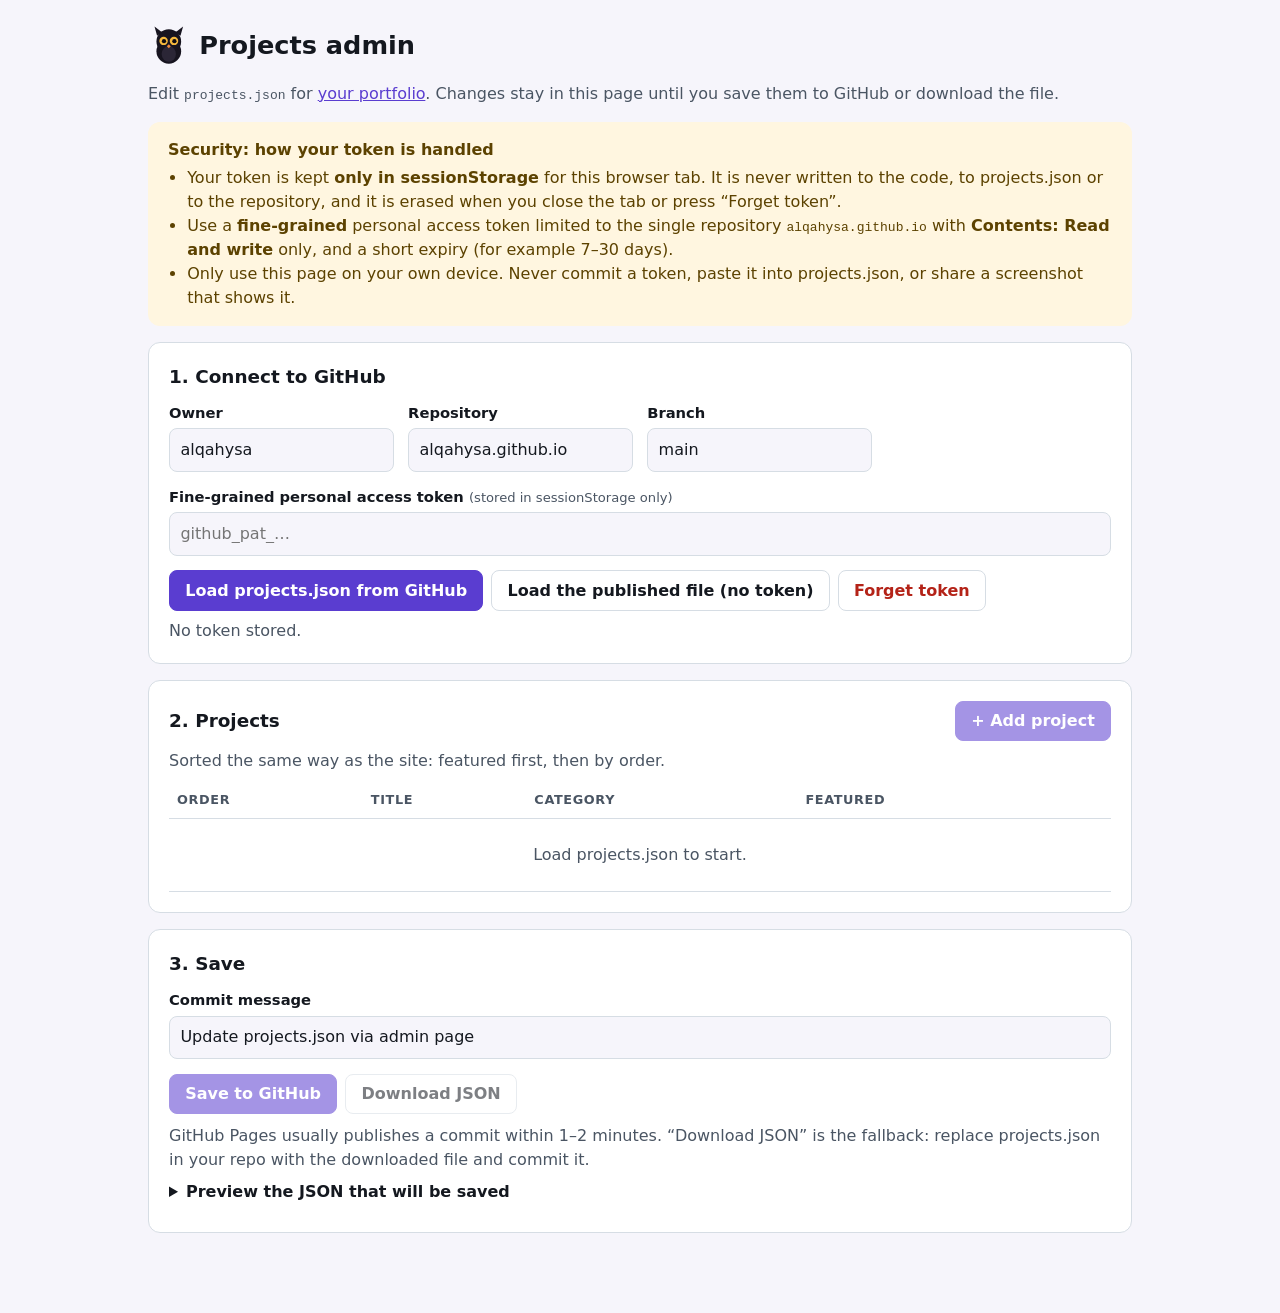
<file: admin.html>
<!DOCTYPE html>
<html lang="en">
<head>
  <meta charset="utf-8">
  <meta name="viewport" content="width=device-width, initial-scale=1">
  <meta name="robots" content="noindex, nofollow">
  <meta name="referrer" content="no-referrer">
  <title>Projects admin · alqahysa.github.io</title>
  <link rel="icon" href="assets/favicon.svg" type="image/svg+xml">
  <style>
    :root {
      --bg: #f6f5fb; --surface: #fff; --text: #14181f; --muted: #4a5563; --border: #d6dde4;
      --accent: #5a3dd0; --accent-contrast: #fff; --danger: #b42318; --danger-soft: #fdecea;
      --warn-bg: #fff6e0; --warn-text: #5c4200; --ok-bg: #e3f4ea; --ok-text: #0f5132; --focus: #1d5fd1;
      color-scheme: light;
      font-family: system-ui, -apple-system, "Segoe UI", Roboto, Arial, "Noto Sans Arabic", Tahoma, sans-serif;
    }
    @media (prefers-color-scheme: dark) {
      :root {
        --bg: #0f0d17; --surface: #19161f; --text: #e6edf3; --muted: #a2afbc; --border: #2f3944;
        --accent: #b5a4ff; --accent-contrast: #170f33; --danger: #ff8a80; --danger-soft: #3b1714;
        --warn-bg: #3a2e0c; --warn-text: #f6dc93; --ok-bg: #0f3324; --ok-text: #a6f0c9; --focus: #79a8ff;
        color-scheme: dark;
      }
    }
    * { box-sizing: border-box; }
    body { margin: 0; background: var(--bg); color: var(--text); line-height: 1.5; }
    main { max-width: 64rem; margin: 0 auto; padding: 1.5rem 1.25rem 4rem; }
    h1 { font-size: 1.6rem; margin: 0 0 .25rem; display: flex; align-items: center; gap: .6rem; }
    .owl { width: 2.6rem; height: 2.6rem; flex: none; }
    h2 { font-size: 1.15rem; margin: 0 0 .75rem; }
    a { color: var(--accent); }
    :focus-visible { outline: 3px solid var(--focus); outline-offset: 2px; }
    .muted { color: var(--muted); }
    [hidden] { display: none !important; }
    .panel { background: var(--surface); border: 1px solid var(--border); border-radius: 12px; padding: 1.25rem; margin-block: 1rem; }
    .warning { background: var(--warn-bg); color: var(--warn-text); border-radius: 12px; padding: 1rem 1.25rem; margin-block: 1rem; }
    .warning strong { display: block; margin-bottom: .25rem; }
    .warning ul { margin: .25rem 0 0; padding-inline-start: 1.2rem; }
    .grid { display: grid; gap: .9rem; grid-template-columns: repeat(auto-fit, minmax(min(100%, 14rem), 1fr)); }
    .full { grid-column: 1 / -1; }
    label { display: block; font-weight: 600; font-size: .92rem; margin-bottom: .25rem; }
    .hint { font-weight: 400; color: var(--muted); font-size: .82rem; }
    input[type=text], input[type=url], input[type=number], input[type=password], textarea {
      width: 100%; padding: .55rem .65rem; border: 1px solid var(--border); border-radius: 8px;
      background: var(--bg); color: var(--text); font: inherit;
    }
    textarea { min-height: 5.5rem; resize: vertical; }
    textarea.code, #json-preview { font-family: ui-monospace, Menlo, Consolas, monospace; font-size: .85rem; }
    [dir=rtl] { text-align: right; }
    .check { display: flex; align-items: center; gap: .5rem; font-weight: 600; }
    .check input { width: 1.1rem; height: 1.1rem; }
    .row { display: flex; flex-wrap: wrap; gap: .5rem; align-items: center; }
    button {
      min-height: 2.4rem; padding: .45rem .95rem; border-radius: 8px; border: 1px solid var(--border);
      background: var(--surface); color: var(--text); font: inherit; font-weight: 600; cursor: pointer;
    }
    button:hover { border-color: var(--accent); }
    button:disabled { opacity: .55; cursor: not-allowed; }
    .primary { background: var(--accent); border-color: var(--accent); color: var(--accent-contrast); }
    .danger { color: var(--danger); }
    .danger:hover { border-color: var(--danger); background: var(--danger-soft); }
    table { width: 100%; border-collapse: collapse; }
    th, td { text-align: start; padding: .55rem .5rem; border-bottom: 1px solid var(--border); vertical-align: middle; }
    th { font-size: .8rem; text-transform: uppercase; letter-spacing: .05em; color: var(--muted); }
    td.actions { white-space: nowrap; text-align: end; }
    td.actions button { min-height: 2rem; padding: .25rem .65rem; }
    .table-wrap { overflow-x: auto; }
    .msg { border-radius: 8px; padding: .7rem .9rem; margin-top: .75rem; }
    .msg.ok { background: var(--ok-bg); color: var(--ok-text); }
    .msg.err { background: var(--danger-soft); color: var(--danger); }
    .msg ul { margin: .25rem 0 0; padding-inline-start: 1.2rem; }
    .field-error { border-color: var(--danger) !important; }
    .dirty-flag { font-weight: 700; color: var(--warn-text); background: var(--warn-bg); padding: .15rem .55rem; border-radius: 999px; font-size: .8rem; }
    details > summary { cursor: pointer; font-weight: 600; margin-block: .5rem; }
    .empty { text-align: center; color: var(--muted); padding: 1.5rem; }
    .guide-box { margin: 1.2rem 0 0; padding: 1rem 1.1rem 1.1rem; border: 2px dashed var(--accent); border-radius: 12px; }
    .guide-box legend { font-weight: 800; padding: 0 .4rem; }
    .g-steps-table input, .g-steps-table select { width: 100%; min-width: 7rem; padding: .35rem .45rem; font: inherit; font-size: .88rem;
      border: 1px solid var(--border); border-radius: 6px; background: var(--bg); color: var(--text); }
    .g-steps-table td { vertical-align: top; }
    .g-steps-table td:first-child { font-weight: 800; white-space: nowrap; }
    .g-summary { margin: .9rem 0 .4rem; font-weight: 600; }
  </style>
</head>
<body>
<main>
  <h1><svg class="owl" viewBox="0 0 64 64" aria-hidden="true"><path d="M14 18 10 4l12 9z M50 18l4-14-12 9z" fill="#17141f"/><ellipse cx="32" cy="42" rx="19" ry="19" fill="#17141f"/><circle cx="32" cy="27" r="19" fill="#17141f"/><ellipse cx="32" cy="46" rx="11" ry="12" fill="#2b2636"/><circle cx="24" cy="26" r="6.5" fill="#f5b83d"/><circle cx="40" cy="26" r="6.5" fill="#f5b83d"/><circle cx="24.6" cy="26.4" r="3.3" fill="#0d0b12"/><circle cx="40.6" cy="26.4" r="3.3" fill="#0d0b12"/><path d="M32 31l-3 3.2 3 3.2 3-3.2z" fill="#f08a3c"/></svg>Projects admin</h1>
  <p class="muted">Edit <code>projects.json</code> for <a href="./">your portfolio</a>. Changes stay in this page until you save them to GitHub or download the file.</p>

  <div class="warning" role="note">
    <strong>Security: how your token is handled</strong>
    <ul>
      <li>Your token is kept <b>only in sessionStorage</b> for this browser tab. It is never written to the code, to projects.json or to the repository, and it is erased when you close the tab or press “Forget token”.</li>
      <li>Use a <b>fine-grained</b> personal access token limited to the single repository <code>alqahysa.github.io</code> with <b>Contents: Read and write</b> only, and a short expiry (for example 7–30 days).</li>
      <li>Only use this page on your own device. Never commit a token, paste it into projects.json, or share a screenshot that shows it.</li>
    </ul>
  </div>

  <!-- 1. Connection -->
  <section class="panel" aria-labelledby="conn-title">
    <h2 id="conn-title">1. Connect to GitHub</h2>
    <form id="conn-form" class="grid" autocomplete="off">
      <div><label for="owner">Owner</label><input id="owner" type="text" value="alqahysa" required spellcheck="false"></div>
      <div><label for="repo">Repository</label><input id="repo" type="text" value="alqahysa.github.io" required spellcheck="false"></div>
      <div><label for="branch">Branch</label><input id="branch" type="text" value="main" required spellcheck="false"></div>
      <div class="full">
        <label for="token">Fine-grained personal access token <span class="hint">(stored in sessionStorage only)</span></label>
        <input id="token" type="password" autocomplete="off" spellcheck="false" placeholder="github_pat_…">
      </div>
      <div class="full row">
        <button type="submit" class="primary">Load projects.json from GitHub</button>
        <button type="button" id="load-site">Load the published file (no token)</button>
        <button type="button" id="forget-token" class="danger">Forget token</button>
        <span id="token-state" class="muted"></span>
      </div>
    </form>
    <div id="conn-msg" role="status" aria-live="polite"></div>
  </section>

  <!-- 2. Project list -->
  <section class="panel" aria-labelledby="list-title">
    <div class="row" style="justify-content: space-between;">
      <h2 id="list-title" style="margin:0">2. Projects <span id="dirty" class="dirty-flag" hidden>Unsaved changes</span></h2>
      <button type="button" id="add-btn" class="primary" disabled>+ Add project</button>
    </div>
    <div class="table-wrap">
      <table>
        <caption class="muted" style="text-align:start; padding:.5rem 0;">Sorted the same way as the site: featured first, then by order.</caption>
        <thead><tr><th scope="col">Order</th><th scope="col">Title</th><th scope="col">Category</th><th scope="col">Featured</th><th scope="col"><span class="visually-hidden">Actions</span></th></tr></thead>
        <tbody id="list-body"><tr><td colspan="5" class="empty">Load projects.json to start.</td></tr></tbody>
      </table>
    </div>
  </section>

  <!-- 3. Editor -->
  <section class="panel" id="editor" aria-labelledby="editor-title" hidden>
    <h2 id="editor-title">Edit project</h2>
    <form id="project-form" novalidate>
      <div class="grid">
        <div><label for="f-id">id <span class="hint">(unique; lowercase letters, numbers, hyphens)</span></label><input id="f-id" type="text" spellcheck="false" required></div>
        <div><label for="f-category">Category <span class="hint">(drives the filter buttons)</span></label><input id="f-category" type="text" list="category-list" placeholder="Data Engineering">
          <datalist id="category-list"><option value="Data Engineering"><option value="AI / Machine Learning"><option value="Analytics &amp; BI"><option value="Data Governance"></datalist></div>
        <div><label for="f-order">Order <span class="hint">(lower shows first)</span></label><input id="f-order" type="number" step="1"></div>
        <div style="align-self:end"><label class="check"><input id="f-featured" type="checkbox"> Featured</label></div>
        <div class="full"><label for="f-title">Title</label><input id="f-title" type="text" required></div>
        <div class="full"><label for="f-cover">Card header: approach strip <span class="hint">(2–4 lines, one stop per line: <code>icon | English label | Arabic label</code>. Icons: files, clean, merge, star, benchmark, chart, stream, mask, flag, ai, shield, calendar, alert, database, model, rocket)</span></label><textarea id="f-cover" class="code" rows="4" spellcheck="false" dir="ltr" placeholder="files | Monthly files | ملفات شهرية&#10;clean | Clean &amp; reconcile | تنظيف ومطابقة&#10;star | Star schema | نموذج نجمي&#10;benchmark | Report vs market | تقرير مقارن بالسوق"></textarea></div>
        <div class="full"><label for="f-tagline">Tagline <span class="hint">(one sentence)</span></label><input id="f-tagline" type="text" required></div>
        <div class="full"><label for="f-problem">Problem <span class="hint">(2–3 sentences)</span></label><textarea id="f-problem" required></textarea></div>
        <div class="full"><label for="f-highlights">Approach <span class="hint">(one per line; up to 4 are shown; describe what you did and why, not which tool)</span></label><textarea id="f-highlights" rows="5" required></textarea></div>
        <div class="full"><label for="f-result">Result <span class="hint">(one sentence with a number: the outcome, not the tooling)</span></label><input id="f-result" type="text" required></div>
        <div class="full"><label for="f-stack">Stack <span class="hint">(comma-separated; shown as logo badges, e.g. Python, PySpark, Power BI)</span></label><input id="f-stack" type="text" placeholder="Microsoft Fabric, PySpark, Delta Lake, Power BI"></div>
        <div class="full"><label for="f-repo">Repository URL</label><input id="f-repo" type="url" required placeholder="https://github.com/alqahysa/…"></div>
        <div class="full"><label for="f-guide">Step-by-step guide link <span class="hint">(recommended; for a guide page on this site use guide.html?p=&lt;id&gt; and add guides/&lt;id&gt;.json)</span></label><input id="f-guide" type="text" spellcheck="false" placeholder="guide.html?p=my-project"></div>
        <div class="full"><label for="f-guide-label">Guide button text <span class="hint">(optional; default “Do it yourself”)</span></label><input id="f-guide-label" type="text"></div>
        <div class="full"><label for="f-demo">Demo URL <span class="hint">(optional)</span></label><input id="f-demo" type="url"></div>
      </div>

      <details>
        <summary>Arabic fields (optional; English is used when empty)</summary>
        <div class="grid">
          <div class="full"><label for="f-category-ar">category_ar</label><input id="f-category-ar" type="text" dir="rtl" lang="ar" placeholder="هندسة البيانات"></div>
          <div class="full"><label for="f-guide-label-ar">guide_label_ar</label><input id="f-guide-label-ar" type="text" dir="rtl" lang="ar"></div>
          <div class="full"><label for="f-title-ar">title_ar</label><input id="f-title-ar" type="text" dir="rtl" lang="ar"></div>
          <div class="full"><label for="f-tagline-ar">tagline_ar</label><input id="f-tagline-ar" type="text" dir="rtl" lang="ar"></div>
          <div class="full"><label for="f-problem-ar">problem_ar</label><textarea id="f-problem-ar" dir="rtl" lang="ar"></textarea></div>
          <div class="full"><label for="f-highlights-ar">highlights_ar (Approach) <span class="hint">(one per line)</span></label><textarea id="f-highlights-ar" rows="5" dir="rtl" lang="ar"></textarea></div>
          <div class="full"><label for="f-result-ar">result_ar</label><input id="f-result-ar" type="text" dir="rtl" lang="ar"></div>
        </div>
      </details>

      <fieldset class="guide-box" id="guide-box">
        <legend>Upload the step-by-step guide</legend>
        <p class="hint" style="margin-top:0">Upload your guide as <b>Word (.docx)</b>, <b>Markdown (.md)</b> or <b>HTML</b>. Give every step its own heading, for example
          <i>Step 1: Set up the workspace</i> as Heading&nbsp;2. It becomes an illustrated guide page in the same owl style as your other guides,
          with a step map, progress tracking, copy buttons and callouts for lines that start with <i>Check</i>, <i>Pitfall</i>, <i>Commit</i> or <i>Why</i>.</p>
        <div class="grid">
          <div class="full"><label for="g-file">Guide file</label><input id="g-file" type="file" accept=".docx,.md,.markdown,.txt,.html,.htm"></div>
        </div>
        <details>
          <summary>Guide details (optional, makes the top of the page richer)</summary>
          <div class="grid">
            <div class="full"><label for="g-subtitle">Subtitle <span class="hint">(defaults to the tagline)</span></label><input id="g-subtitle" type="text"></div>
            <div><label for="g-platform">Platform chip</label><input id="g-platform" type="text" placeholder="Microsoft Fabric"></div>
            <div><label for="g-duration">Time needed</label><input id="g-duration" type="text" placeholder="1–2 weeks, a few hours a day"></div>
            <div class="full"><label for="g-outcomes">What you'll build <span class="hint">(one per line; defaults to the first step titles)</span></label><textarea id="g-outcomes" rows="4"></textarea></div>
            <div class="full"><label for="g-story-lead">Story: who is the client? <span class="hint">(adds the story card with the owl)</span></label><input id="g-story-lead" type="text" placeholder="Waha Retail (fictional) sells … through 25 branches."></div>
            <div class="full"><label for="g-story-text">Story: what is the problem?</label><textarea id="g-story-text" rows="3"></textarea></div>
            <div><label for="g-story-quote">Story: the key question</label><input id="g-story-quote" type="text" placeholder="Are we growing faster than the market?"></div>
            <div><label for="g-story-by">Asked by</label><input id="g-story-by" type="text" placeholder="Head of finance"></div>
          </div>
        </details>
        <div id="g-result"></div>
        <div class="row" style="margin-top:.8rem">
          <button type="button" id="g-preview" disabled>Preview the guide page</button>
          <button type="button" id="g-save" class="primary" disabled>Save guide to GitHub</button>
          <button type="button" id="g-download" disabled>Download guide JSON</button>
        </div>
        <div id="g-msg" role="status" aria-live="polite"></div>
      </fieldset>

      <div id="form-msg" role="alert"></div>
      <div class="row" style="margin-top:1rem">
        <button type="submit" class="primary">Apply changes</button>
        <button type="button" id="cancel-edit">Cancel</button>
      </div>
    </form>
  </section>

  <!-- 4. Save -->
  <section class="panel" aria-labelledby="save-title">
    <h2 id="save-title">3. Save</h2>
    <div class="grid">
      <div class="full"><label for="commit-msg">Commit message</label><input id="commit-msg" type="text" value="Update projects.json via admin page"></div>
    </div>
    <div class="row" style="margin-top:.9rem">
      <button type="button" id="save-btn" class="primary" disabled>Save to GitHub</button>
      <button type="button" id="download-btn" disabled>Download JSON</button>
    </div>
    <p class="muted" style="margin:.6rem 0 0">GitHub Pages usually publishes a commit within 1–2 minutes. “Download JSON” is the fallback: replace projects.json in your repo with the downloaded file and commit it.</p>
    <div id="save-msg" role="status" aria-live="polite"></div>
    <details>
      <summary>Preview the JSON that will be saved</summary>
      <textarea id="json-preview" rows="14" readonly dir="ltr" aria-label="JSON preview"></textarea>
    </details>
  </section>
</main>

<style>.visually-hidden{position:absolute;width:1px;height:1px;overflow:hidden;clip:rect(0 0 0 0);white-space:nowrap}</style>
<script src="guide-converter.js"></script>
<script>
(function () {
  'use strict';

  var FILE_PATH = 'projects.json';
  var TOKEN_KEY = 'gh_admin_token';   // sessionStorage ONLY
  var API = 'https://api.github.com';

  var state = { projects: null, sha: null, editingIndex: null, dirty: false, source: null };
  var $ = function (id) { return document.getElementById(id); };

  /* ---------- token: sessionStorage only ---------- */
  function getToken() { try { return sessionStorage.getItem(TOKEN_KEY) || ''; } catch (e) { return ''; } }
  function setToken(v) { try { if (v) sessionStorage.setItem(TOKEN_KEY, v); else sessionStorage.removeItem(TOKEN_KEY); } catch (e) {} }
  function refreshTokenState() {
    $('token-state').textContent = getToken() ? 'Token held for this tab only.' : 'No token stored.';
  }

  /* ---------- UTF-8 safe base64 (Arabic text!) ---------- */
  function b64encode(str) {
    var bytes = new TextEncoder().encode(str), bin = '';
    for (var i = 0; i < bytes.length; i += 0x8000) bin += String.fromCharCode.apply(null, bytes.subarray(i, i + 0x8000));
    return btoa(bin);
  }
  function b64decode(b64) {
    var bin = atob(b64.replace(/\s/g, '')), bytes = new Uint8Array(bin.length);
    for (var i = 0; i < bin.length; i++) bytes[i] = bin.charCodeAt(i);
    return new TextDecoder('utf-8').decode(bytes);
  }

  /* ---------- messages ---------- */
  function show(target, kind, text, list) {
    var box = $(target);
    box.textContent = '';
    if (!text) return;
    var div = document.createElement('div');
    div.className = 'msg ' + kind;
    div.appendChild(document.createTextNode(text));
    if (list && list.length) {
      var ul = document.createElement('ul');
      list.forEach(function (s) { var li = document.createElement('li'); li.textContent = s; ul.appendChild(li); });
      div.appendChild(ul);
    }
    box.appendChild(div);
  }

  function setDirty(v) {
    state.dirty = v;
    $('dirty').hidden = !v;
  }

  /* ---------- GitHub API ---------- */
  function repoPath() {
    var owner = $('owner').value.trim(), repo = $('repo').value.trim();
    return API + '/repos/' + encodeURIComponent(owner) + '/' + encodeURIComponent(repo) + '/contents/' + FILE_PATH;
  }
  function headers(token) {
    return {
      'Accept': 'application/vnd.github+json',
      'Authorization': 'Bearer ' + token,
      'X-GitHub-Api-Version': '2022-11-28'
    };
  }
  function explain(status, body) {
    var m = (body && body.message) ? ' GitHub said: “' + body.message + '”.' : '';
    switch (status) {
      case 401: return 'The token was rejected (401). It may be wrong or expired.' + m;
      case 403: return 'Access denied (403). Check that the token has Contents: Read and write on this repository.' + m;
      case 404: return 'Not found (404). Check owner, repository and branch, and that the token can access this repository.' + m;
      case 409: case 422: return 'Conflict (' + status + '): projects.json changed on GitHub since you loaded it. Download your JSON as a backup, reload from GitHub, and re-apply your changes.' + m;
      default: return 'GitHub request failed (' + status + ').' + m;
    }
  }

  function loadFromGitHub(e) {
    e.preventDefault();
    var tokenInput = $('token');
    if (tokenInput.value.trim()) { setToken(tokenInput.value.trim()); tokenInput.value = ''; }
    var token = getToken();
    refreshTokenState();
    if (!token) { show('conn-msg', 'err', 'Paste your fine-grained token first.'); return; }
    if (!confirmDiscard()) return;

    show('conn-msg', 'ok', 'Loading…');
    var url = repoPath() + '?ref=' + encodeURIComponent($('branch').value.trim());
    fetch(url, { headers: headers(token), cache: 'no-store' })
      .then(function (res) {
        return res.json().catch(function () { return {}; }).then(function (body) { return { res: res, body: body }; });
      })
      .then(function (r) {
        if (r.res.status === 404) {
          state.sha = null;
          useProjects([], 'github');
          show('conn-msg', 'ok', 'projects.json does not exist on this branch yet (or the token cannot see it). You can add projects and “Save to GitHub” will create the file.');
          return;
        }
        if (!r.res.ok) throw new Error(explain(r.res.status, r.body));
        var text = b64decode(r.body.content || '');
        var data = parseProjects(text);
        state.sha = r.body.sha;
        useProjects(data, 'github');
        show('conn-msg', 'ok', 'Loaded ' + data.length + ' project(s) from ' + $('owner').value + '/' + $('repo').value + ' (' + $('branch').value + ').');
      })
      .catch(function (err) { show('conn-msg', 'err', err.message || String(err)); });
  }

  function loadFromSite() {
    if (!confirmDiscard()) return;
    fetch(FILE_PATH, { cache: 'no-store' })
      .then(function (res) { if (!res.ok) throw new Error('Could not load ./' + FILE_PATH + ' (HTTP ' + res.status + ').'); return res.text(); })
      .then(function (text) {
        var data = parseProjects(text);
        state.sha = null;
        useProjects(data, 'site');
        show('conn-msg', 'ok', 'Loaded ' + data.length + ' project(s) from the published site. To save to GitHub, load from GitHub instead (needed for the file version), or use Download JSON.');
      })
      .catch(function (err) { show('conn-msg', 'err', err.message); });
  }

  function parseProjects(text) {
    var data;
    try { data = JSON.parse(text); } catch (e) { throw new Error('projects.json is not valid JSON: ' + e.message); }
    if (data && !Array.isArray(data) && Array.isArray(data.projects)) data = data.projects;
    if (!Array.isArray(data)) throw new Error('projects.json must contain an array of projects.');
    return data.filter(function (p) { return p && typeof p === 'object'; });
  }

  function useProjects(list, source) {
    state.projects = list;
    state.source = source;
    setDirty(false);
    closeEditor();
    $('add-btn').disabled = false;
    $('download-btn').disabled = false;
    $('save-btn').disabled = false;
    renderList();
  }

  function confirmDiscard() {
    return !state.dirty || confirm('You have unsaved changes. Discard them and reload?');
  }

  /* ---------- list ---------- */
  function sortedIndexes() {
    return state.projects.map(function (p, i) { return i; }).sort(function (a, b) {
      var pa = state.projects[a], pb = state.projects[b];
      var fa = pa.featured === true, fb = pb.featured === true;
      if (fa !== fb) return fa ? -1 : 1;
      var oa = isFinite(Number(pa.order)) && pa.order !== '' && pa.order != null ? Number(pa.order) : Infinity;
      var ob = isFinite(Number(pb.order)) && pb.order !== '' && pb.order != null ? Number(pb.order) : Infinity;
      if (oa !== ob) return oa - ob;
      return String(pa.title || '').localeCompare(String(pb.title || ''));
    });
  }

  function cell(text) { var td = document.createElement('td'); td.textContent = text; return td; }

  function renderList() {
    var body = $('list-body');
    body.textContent = '';
    if (!state.projects.length) {
      var tr = document.createElement('tr'), td = cell('No projects yet. Use “+ Add project”.');
      td.colSpan = 5; td.className = 'empty'; tr.appendChild(td); body.appendChild(tr);
    }
    sortedIndexes().forEach(function (i) {
      var p = state.projects[i];
      var tr = document.createElement('tr');
      tr.appendChild(cell(p.order == null || p.order === '' ? '–' : String(p.order)));
      var tdTitle = cell(p.title || '(untitled)'); tdTitle.style.fontWeight = '600'; tr.appendChild(tdTitle);
      tr.appendChild(cell(p.category || ''));
      tr.appendChild(cell(p.featured === true ? 'Yes' : 'No'));
      var actions = document.createElement('td'); actions.className = 'actions';
      var edit = document.createElement('button'); edit.type = 'button'; edit.textContent = 'Edit';
      edit.setAttribute('aria-label', 'Edit ' + (p.title || p.id || 'project'));
      edit.addEventListener('click', function () { openEditor(i); });
      var del = document.createElement('button'); del.type = 'button'; del.textContent = 'Delete'; del.className = 'danger';
      del.setAttribute('aria-label', 'Delete ' + (p.title || p.id || 'project'));
      del.addEventListener('click', function () {
        if (!confirm('Delete “' + (p.title || p.id) + '”? This only changes the page until you save.')) return;
        state.projects.splice(i, 1);
        if (state.editingIndex !== null) closeEditor();
        setDirty(true); renderList();
        show('save-msg', 'ok', 'Project deleted. Save to GitHub or download the JSON to make it permanent.');
      });
      actions.appendChild(edit); actions.appendChild(document.createTextNode(' ')); actions.appendChild(del);
      tr.appendChild(actions);
      body.appendChild(tr);
    });
    $('json-preview').value = serialize();
  }

  function serialize() { return state.projects ? JSON.stringify(state.projects, null, 2) + '\n' : ''; }

  /* ---------- editor ---------- */
  var FIELDS = {
    'f-id': 'id', 'f-category': 'category', 'f-guide': 'guide_url', 'f-guide-label': 'guide_label',
    'f-category-ar': 'category_ar', 'f-guide-label-ar': 'guide_label_ar', 'f-title': 'title', 'f-tagline': 'tagline', 'f-problem': 'problem',
    'f-result': 'result', 'f-repo': 'repo_url', 'f-demo': 'demo_url', 'f-title-ar': 'title_ar', 'f-tagline-ar': 'tagline_ar', 'f-problem-ar': 'problem_ar',
    'f-result-ar': 'result_ar'
  };

  function openEditor(index) {
    state.editingIndex = index;
    var p = index == null ? {} : state.projects[index];
    $('editor-title').textContent = index == null ? 'Add project' : 'Edit: ' + (p.title || p.id);
    Object.keys(FIELDS).forEach(function (id) {
      var v = p[FIELDS[id]];
      $(id).value = Array.isArray(v) ? v.join('\n') : (v == null ? '' : String(v));
    });
    $('f-highlights').value = Array.isArray(p.highlights) ? p.highlights.join('\n') : (p.highlights || '');
    $('f-highlights-ar').value = Array.isArray(p.highlights_ar) ? p.highlights_ar.join('\n') : (p.highlights_ar || '');
    $('f-cover').value = Array.isArray(p.cover_steps) ? p.cover_steps.map(function (c) { return [c.icon || '', c.label || '', c.label_ar || ''].join(' | ').replace(/\s\|\s$/, ''); }).join('\n') : '';
    $('f-stack').value = Array.isArray(p.stack) ? p.stack.join(', ') : (p.stack || '');
    $('f-featured').checked = p.featured === true;
    if (index == null) {
      var max = state.projects.reduce(function (m, x) { var o = Number(x.order); return isFinite(o) && o > m ? o : m; }, 0);
      $('f-order').value = max + 1;
    } else {
      $('f-order').value = p.order == null ? '' : p.order;
    }
    document.querySelectorAll('.field-error').forEach(function (n) { n.classList.remove('field-error'); });
    show('form-msg', '', '');
    resetGuide();
    ['g-subtitle', 'g-platform', 'g-duration', 'g-outcomes', 'g-story-lead', 'g-story-text', 'g-story-quote', 'g-story-by'].forEach(function (id) { $(id).value = ''; });
    $('editor').hidden = false;
    $('editor').scrollIntoView({ behavior: 'smooth', block: 'start' });
    $('f-title').focus({ preventScroll: true });
  }

  function closeEditor() { state.editingIndex = null; $('editor').hidden = true; }

  function lines(v) { return v.split('\n').map(function (s) { return s.trim(); }).filter(Boolean); }
  function isHttpUrl(v) { try { var u = new URL(v); return u.protocol === 'https:' || u.protocol === 'http:'; } catch (e) { return false; } }
  function isImagePath(v) {
    if (isHttpUrl(v)) return true;
    return /^[A-Za-z0-9_\-./]+\.(png|jpe?g|gif|svg|webp|avif)$/i.test(v) && v.indexOf('..') === -1 && v.charAt(0) !== '/';
  }

  function validate(d) {
    var errs = [], bad = [];
    function need(cond, msg, fieldId) { if (!cond) { errs.push(msg); if (fieldId) bad.push(fieldId); } }
    need(/^[a-z0-9]+(-[a-z0-9]+)*$/.test(d.id), 'id is required: lowercase letters, numbers and single hyphens (e.g. my-fabric-project).', 'f-id');
    var clash = state.projects.some(function (p, i) { return i !== state.editingIndex && p.id === d.id; });
    need(!clash, 'Another project already uses the id “' + d.id + '”. Ids must be unique.', 'f-id');
    var COVER_ICONS = 'files, clean, merge, star, benchmark, chart, stream, mask, flag, ai, shield, calendar, alert, database, model, rocket'.split(', ');
    d.cover_steps = d.cover_raw.map(function (ln) {
      var parts = ln.split('|').map(function (x) { return x.trim(); });
      var o = { icon: parts[0], label: parts[1] || '' }; if (parts[2]) o.label_ar = parts[2]; return o;
    });
    need(d.cover_steps.length === 0 || (d.cover_steps.length >= 2 && d.cover_steps.length <= 4), 'The approach strip needs 2 to 4 lines (or leave it empty).', 'f-cover');
    d.cover_steps.forEach(function (c, i) {
      need(COVER_ICONS.indexOf(c.icon) !== -1, 'Approach line ' + (i + 1) + ': unknown icon “' + c.icon + '”. Use one of: ' + COVER_ICONS.join(', ') + '.', 'f-cover');
      need(c.label.length > 0 && c.label.length <= 24, 'Approach line ' + (i + 1) + ': add an English label of up to 24 characters.', 'f-cover');
    });
    need(d.stack.length <= 12, 'Keep the stack to 12 items or fewer.', 'f-stack');
    need(d.title.length > 0, 'Title is required.', 'f-title');
    need(d.title.length <= 140, 'Title is too long (max 140 characters).', 'f-title');
    need(d.tagline.length > 0, 'Tagline is required.', 'f-tagline');
    need(d.tagline.length <= 300, 'Tagline should be one sentence (max 300 characters).', 'f-tagline');
    need(d.problem.length > 0, 'Problem is required.', 'f-problem');
    need(d.highlights.length >= 1, 'Add at least one approach point (3–4 recommended).', 'f-highlights');
    need(d.highlights.length <= 4, 'Keep the approach to 4 points or fewer (the card shows up to 4).', 'f-highlights');
    need(d.result.length > 0, 'Result is required.', 'f-result');
    need(isHttpUrl(d.repo_url), 'Repository URL must start with https://', 'f-repo');
    need(!d.guide_url || isHttpUrl(d.guide_url) || /^guide\.html\?p=[a-z0-9]+(-[a-z0-9]+)*$/.test(d.guide_url), 'Guide link must be empty, guide.html?p=<project-id>, or start with https://', 'f-guide');
    need(d.guide_label.length <= 40, 'Guide button text is long; keep it under 40 characters.', 'f-guide-label');
    need(d.category.length > 0, 'Category is required (for example Data Engineering or AI / Machine Learning).', 'f-category');
    need(d.category.length <= 40, 'Category is long; keep it under 40 characters.', 'f-category');
    need(!d.demo_url || isHttpUrl(d.demo_url), 'Demo URL must be empty or start with https://', 'f-demo');
    need(d.order === '' || isFinite(Number(d.order)), 'Order must be a number.', 'f-order');
    return { errs: errs, bad: bad };
  }

  function applyForm(e) {
    e.preventDefault();
    var d = {
      id: $('f-id').value.trim(), title: $('f-title').value.trim(),
      tagline: $('f-tagline').value.trim(), problem: $('f-problem').value.trim(),
      highlights: lines($('f-highlights').value), result: $('f-result').value.trim(),
      repo_url: $('f-repo').value.trim(), guide_url: $('f-guide').value.trim(), guide_label: $('f-guide-label').value.trim(),
      category: $('f-category').value.trim(), category_ar: $('f-category-ar').value.trim(), guide_label_ar: $('f-guide-label-ar').value.trim(), demo_url: $('f-demo').value.trim(),
      order: $('f-order').value.trim(), featured: $('f-featured').checked,
      cover_raw: lines($('f-cover').value),
      stack: $('f-stack').value.split(',').map(function (x) { return x.trim(); }).filter(Boolean),
      title_ar: $('f-title-ar').value.trim(), tagline_ar: $('f-tagline-ar').value.trim(), problem_ar: $('f-problem-ar').value.trim(),
      highlights_ar: lines($('f-highlights-ar').value), result_ar: $('f-result-ar').value.trim()
    };

    document.querySelectorAll('.field-error').forEach(function (n) { n.classList.remove('field-error'); n.removeAttribute('aria-invalid'); });
    var v = validate(d);
    if (v.errs.length) {
      v.bad.forEach(function (id) { $(id).classList.add('field-error'); $(id).setAttribute('aria-invalid', 'true'); });
      show('form-msg', 'err', 'Please fix the following:', v.errs);
      if (v.bad[0]) $(v.bad[0]).focus();
      return;
    }

    // Start from the existing object so any extra fields you added by hand are kept.
    var base = state.editingIndex == null ? {} : Object.assign({}, state.projects[state.editingIndex]);
    var out = {
      id: d.id, title: d.title, category: d.category, category_ar: d.category_ar, cover_steps: d.cover_steps.length ? d.cover_steps : undefined, tagline: d.tagline, problem: d.problem,
      highlights: d.highlights, result: d.result, stack: d.stack.length ? d.stack : undefined, repo_url: d.repo_url, guide_url: d.guide_url, guide_label: d.guide_label, guide_label_ar: d.guide_label_ar, demo_url: d.demo_url,
      featured: d.featured, order: d.order === '' ? undefined : Number(d.order),
      title_ar: d.title_ar, tagline_ar: d.tagline_ar, problem_ar: d.problem_ar,
      highlights_ar: d.highlights_ar, result_ar: d.result_ar
    };
    Object.keys(out).forEach(function (k) { base[k] = out[k]; });
    // Drop empty optional fields to keep the JSON tidy.
    ['stack', 'cover_steps', 'category_ar', 'guide_url', 'guide_label', 'guide_label_ar', 'demo_url', 'order', 'title_ar', 'tagline_ar', 'problem_ar', 'result_ar']
      .forEach(function (k) { if (base[k] === '' || base[k] === undefined) delete base[k]; });
    if (!base.highlights_ar.length) delete base.highlights_ar;
    // Tools, code and screenshots are no longer shown on cards, so old fields are dropped.
    ['platform', 'code_snippet', 'image', 'image_alt', 'image_alt_ar'].forEach(function (k) { delete base[k]; });

    if (state.editingIndex == null) state.projects.push(base); else state.projects[state.editingIndex] = base;
    setDirty(true);
    closeEditor();
    renderList();
    show('save-msg', 'ok', 'Changes applied. Save to GitHub (or download the JSON) to publish them.');
    $('save-btn').focus();
  }

  /* ---------- save ---------- */
  function saveToGitHub() {
    var token = getToken();
    if (!token) { show('save-msg', 'err', 'No token in this tab. Paste it in step 1 and load from GitHub first.'); return; }
    if (state.source !== 'github') {
      show('save-msg', 'err', 'Load projects.json from GitHub first (step 1), so the save can confirm you are editing the latest version.'); return;
    }
    var json = serialize();
    try { JSON.parse(json); } catch (e) { show('save-msg', 'err', 'Internal error: generated JSON is invalid.'); return; }

    var body = {
      message: $('commit-msg').value.trim() || 'Update projects.json via admin page',
      content: b64encode(json),
      branch: $('branch').value.trim()
    };
    if (state.sha) body.sha = state.sha;

    $('save-btn').disabled = true;
    show('save-msg', 'ok', 'Saving…');
    fetch(repoPath(), { method: 'PUT', headers: Object.assign({ 'Content-Type': 'application/json' }, headers(token)), body: JSON.stringify(body) })
      .then(function (res) { return res.json().catch(function () { return {}; }).then(function (b) { return { res: res, body: b }; }); })
      .then(function (r) {
        if (!r.res.ok) throw new Error(explain(r.res.status, r.body));
        state.sha = r.body.content && r.body.content.sha;
        setDirty(false);
        var link = r.body.commit && r.body.commit.html_url;
        show('save-msg', 'ok', 'Saved. Your site will update in about 1–2 minutes.' + (link ? ' Commit: ' + link : ''));
      })
      .catch(function (err) { show('save-msg', 'err', err.message || String(err)); })
      .then(function () { $('save-btn').disabled = false; });
  }

  function download() {
    var blob = new Blob([serialize()], { type: 'application/json' });
    var a = document.createElement('a');
    a.href = URL.createObjectURL(blob);
    a.download = 'projects.json';
    document.body.appendChild(a); a.click(); a.remove();
    setTimeout(function () { URL.revokeObjectURL(a.href); }, 1000);
  }

  /* ---------- guide upload ---------- */
  var draftGuide = null;
  var LAYER_LABELS = window.GuideConverter ? window.GuideConverter.LAYER_NAMES : {};
  function guideId() { return $('f-id').value.trim(); }
  function guideOpts() {
    var story = { lead: $('g-story-lead').value.trim(), text: $('g-story-text').value.trim(), quote: $('g-story-quote').value.trim(), quote_by: $('g-story-by').value.trim() };
    return {
      id: guideId(), project_id: guideId(),
      title: $('f-title').value.trim() || undefined,
      subtitle: $('g-subtitle').value.trim() || $('f-tagline').value.trim(),
      platform: $('g-platform').value.trim(), duration: $('g-duration').value.trim(),
      repo_url: isHttpUrl($('f-repo').value.trim()) ? $('f-repo').value.trim() : '',
      outcomes: lines($('g-outcomes').value), story: story
    };
  }
  function setGuideButtons(on) { ['g-preview', 'g-save', 'g-download'].forEach(function (id) { $(id).disabled = !on; }); }
  function resetGuide() { draftGuide = null; $('g-file').value = ''; $('g-result').textContent = ''; show('g-msg', '', ''); setGuideButtons(false); }

  function renderGuideTable() {
    var box = $('g-result'); box.textContent = '';
    if (!draftGuide) return;
    var real = draftGuide.steps.filter(function (s) { return s.num != null; });
    var p = document.createElement('p'); p.className = 'g-summary';
    p.textContent = 'Found ' + real.length + ' steps' + (draftGuide.steps.length > real.length ? ' + troubleshooting' : '') +
      '. Check each step\'s stage, goal and owl tip (optional) below, then preview.';
    box.appendChild(p);
    var wrap = document.createElement('div'); wrap.className = 'table-wrap';
    var table = document.createElement('table'); table.className = 'g-steps-table';
    table.innerHTML = '<thead><tr><th scope="col">#</th><th scope="col">Step</th><th scope="col">Stage</th><th scope="col">Goal</th><th scope="col">Owl tip</th></tr></thead>';
    var tb = document.createElement('tbody');
    draftGuide.steps.forEach(function (st, i) {
      var tr = document.createElement('tr');
      tr.appendChild(cell(st.num != null ? st.num : '?'));
      tr.appendChild(cell(st.title));
      var sel = document.createElement('select'); sel.setAttribute('data-i', i); sel.setAttribute('data-f', 'layer');
      sel.setAttribute('aria-label', 'Stage for ' + st.title);
      window.GuideConverter.LAYERS.forEach(function (l) {
        var o = document.createElement('option'); o.value = l; o.textContent = LAYER_LABELS[l] || l; if (l === st.layer) o.selected = true; sel.appendChild(o);
      });
      var td = document.createElement('td'); td.appendChild(sel); tr.appendChild(td);
      ['goal', 'tip'].forEach(function (f) {
        var inp = document.createElement('input'); inp.type = 'text'; inp.value = st[f] || '';
        inp.setAttribute('data-i', i); inp.setAttribute('data-f', f); inp.setAttribute('aria-label', (f === 'goal' ? 'Goal' : 'Owl tip') + ' for ' + st.title);
        if (f === 'tip') inp.placeholder = 'One practical tip';
        var c = document.createElement('td'); c.appendChild(inp); tr.appendChild(c);
      });
      tb.appendChild(tr);
    });
    table.appendChild(tb); wrap.appendChild(table); box.appendChild(wrap);
  }
  /** Copy table edits and the details fields into the draft (no re-conversion needed). */
  function syncGuide() {
    if (!draftGuide) return null;
    $('g-result').querySelectorAll('[data-f]').forEach(function (n) {
      var st = draftGuide.steps[Number(n.getAttribute('data-i'))]; if (!st) return;
      st[n.getAttribute('data-f')] = n.value.trim();
    });
    var o = guideOpts();
    if (!/^[a-z0-9]+(-[a-z0-9]+)*$/.test(o.id)) throw new Error('Fill in a valid project id first (lowercase letters, numbers and hyphens).');
    draftGuide.id = o.id; draftGuide.project_id = o.id;
    if (o.title) draftGuide.title = o.title;
    draftGuide.subtitle = o.subtitle; draftGuide.platform = o.platform; draftGuide.duration = o.duration; draftGuide.repo_url = o.repo_url;
    if (o.outcomes.length) draftGuide.outcomes = o.outcomes;
    draftGuide.intro_sections = (draftGuide.intro_sections || []).filter(function (s) { return s.kind !== 'story'; });
    if (o.story.lead) draftGuide.intro_sections.unshift({ kind: 'story', title: 'The story', lead: o.story.lead, text: o.story.text, quote: o.story.quote, quote_by: o.story.quote_by });
    return draftGuide;
  }
  function guideJson() { return JSON.stringify(syncGuide(), null, 1) + '\n'; }

  $('g-file').addEventListener('change', function () {
    var file = this.files && this.files[0];
    if (!file) return;
    var id = guideId();
    if (!/^[a-z0-9]+(-[a-z0-9]+)*$/.test(id)) { show('g-msg', 'err', 'Fill in the project id first, then choose the file again.'); this.value = ''; return; }
    if (file.size > 15 * 1024 * 1024) { show('g-msg', 'err', 'That file is over 15 MB. Remove large images from it and try again.'); return; }
    show('g-msg', 'ok', 'Converting ' + file.name + '…');
    setGuideButtons(false);
    window.GuideConverter.convertFile(file, guideOpts()).then(function (g) {
      draftGuide = g;
      renderGuideTable();
      setGuideButtons(true);
      $('f-guide').value = 'guide.html?p=' + id;
      show('g-msg', 'ok', 'Converted. The guide link above is set to guide.html?p=' + id + '. Preview it, then save the guide and the project.');
    }).catch(function (err) { draftGuide = null; renderGuideTable(); show('g-msg', 'err', err.message || String(err)); });
  });

  $('g-preview').addEventListener('click', function () {
    try {
      var g = syncGuide();
      try { localStorage.setItem('guide-preview:' + g.id, JSON.stringify(g)); }
      catch (e) { show('g-msg', 'err', 'This browser blocked the preview storage. Use Download guide JSON instead.'); return; }
      window.open('guide.html?p=' + encodeURIComponent(g.id) + '&preview=1', '_blank', 'noopener');
    } catch (e) { show('g-msg', 'err', e.message); }
  });

  $('g-download').addEventListener('click', function () {
    try {
      var blob = new Blob([guideJson()], { type: 'application/json' });
      var a = document.createElement('a'); a.href = URL.createObjectURL(blob); a.download = draftGuide.id + '.json';
      document.body.appendChild(a); a.click(); a.remove(); setTimeout(function () { URL.revokeObjectURL(a.href); }, 1000);
      show('g-msg', 'ok', 'Downloaded ' + draftGuide.id + '.json. Put it in the guides/ folder of your repo and commit it.');
    } catch (e) { show('g-msg', 'err', e.message); }
  });

  $('g-save').addEventListener('click', function () {
    var token = getToken();
    if (!token) { show('g-msg', 'err', 'No token in this tab. Paste it in step 1 first (or use Download guide JSON).'); return; }
    var json;
    try { json = guideJson(); } catch (e) { show('g-msg', 'err', e.message); return; }
    var id = draftGuide.id;
    var owner = $('owner').value.trim(), repo = $('repo').value.trim(), branch = $('branch').value.trim();
    var url = API + '/repos/' + encodeURIComponent(owner) + '/' + encodeURIComponent(repo) + '/contents/guides/' + encodeURIComponent(id) + '.json';
    $('g-save').disabled = true;
    show('g-msg', 'ok', 'Saving guides/' + id + '.json…');
    fetch(url + '?ref=' + encodeURIComponent(branch), { headers: headers(token), cache: 'no-store' })
      .then(function (r) { return r.status === 404 ? null : r.json().then(function (b) { if (!r.ok) throw new Error(explain(r.status, b)); return b.sha; }); })
      .then(function (sha) {
        if (sha && !confirm('A guide for “' + id + '” already exists. Replace it with this one?')) throw new Error('Not saved: the existing guide was kept.');
        var body = { message: (sha ? 'Update' : 'Add') + ' step-by-step guide: ' + id, content: b64encode(json), branch: branch };
        if (sha) body.sha = sha;
        return fetch(url, { method: 'PUT', headers: Object.assign({ 'Content-Type': 'application/json' }, headers(token)), body: JSON.stringify(body) })
          .then(function (r) { return r.json().catch(function () { return {}; }).then(function (b) { if (!r.ok) throw new Error(explain(r.status, b)); return b; }); });
      })
      .then(function () {
        $('f-guide').value = 'guide.html?p=' + id;
        show('g-msg', 'ok', 'Guide saved to guides/' + id + '.json. Last step: click “Apply changes”, then “Save to GitHub” so the card’s Do it yourself button opens it. The page goes live in 1–2 minutes.');
      })
      .catch(function (e) { show('g-msg', 'err', e.message || String(e)); })
      .then(function () { $('g-save').disabled = false; });
  });

  /* ---------- wire up ---------- */
  $('conn-form').addEventListener('submit', loadFromGitHub);
  $('load-site').addEventListener('click', loadFromSite);
  $('forget-token').addEventListener('click', function () { setToken(''); $('token').value = ''; refreshTokenState(); show('conn-msg', 'ok', 'Token removed from this tab.'); });
  $('add-btn').addEventListener('click', function () { openEditor(null); });
  $('cancel-edit').addEventListener('click', closeEditor);
  $('project-form').addEventListener('submit', applyForm);
  $('save-btn').addEventListener('click', saveToGitHub);
  $('download-btn').addEventListener('click', download);
  window.addEventListener('beforeunload', function (e) { if (state.dirty) { e.preventDefault(); e.returnValue = ''; } });
  refreshTokenState();
})();
</script>
</body>
</html>
</file>
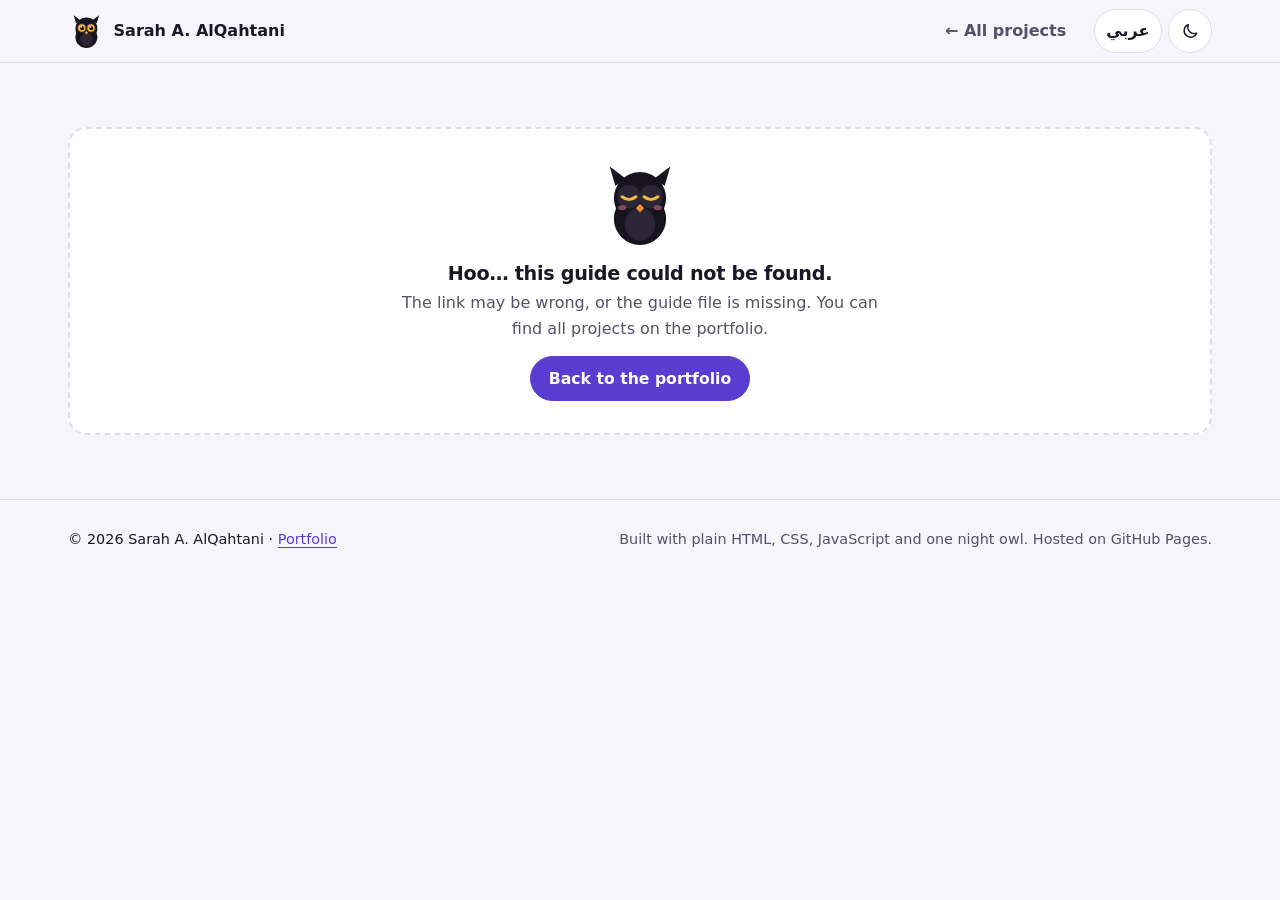
<file: guide.html>
<!DOCTYPE html>
<html lang="en" dir="ltr">
<head>
  <meta charset="utf-8">
  <meta name="viewport" content="width=device-width, initial-scale=1">
  <title>Step-by-step guide · Sarah A. AlQahtani</title>
  <meta name="description" content="Illustrated, interactive step-by-step guides to Sarah A. AlQahtani's data and AI engineering projects: architecture, code, checks and progress tracking.">
  <meta name="author" content="Sarah A. AlQahtani">
  <meta name="theme-color" content="#f6f5fb">
  <meta property="og:type" content="article">
  <meta property="og:site_name" content="Sarah A. AlQahtani">
  <meta property="og:title" content="Step-by-step guide · Sarah A. AlQahtani">
  <meta property="og:description" content="Build it yourself: an illustrated, interactive step-by-step guide with code, diagrams and progress tracking.">
  <meta property="og:image" content="https://alqahysa.github.io/assets/og-image.png">
  <meta name="twitter:card" content="summary_large_image">
  <link rel="icon" href="assets/favicon.svg" type="image/svg+xml">
  <link rel="stylesheet" href="styles.css">
  <link rel="stylesheet" href="guide.css">
  <script>
    (function () {
      var d = document.documentElement, theme = null, lang = null;
      try { theme = localStorage.getItem('theme'); lang = localStorage.getItem('lang'); } catch (e) {}
      var qs = new URLSearchParams(location.search).get('lang');
      if (qs === 'ar' || qs === 'en') lang = qs;
      if (theme !== 'light' && theme !== 'dark') {
        theme = window.matchMedia && matchMedia('(prefers-color-scheme: dark)').matches ? 'dark' : 'light';
      }
      d.setAttribute('data-theme', theme);
      if (lang === 'ar') { d.lang = 'ar'; d.dir = 'rtl'; }
    })();
  </script>
  <script src="guide.js" defer></script>
</head>
<body class="guide-page">
<svg width="0" height="0" style="position:absolute" aria-hidden="true" focusable="false">
    <defs>
      <symbol id="owl-mini" viewBox="0 0 64 64">
        <path d="M14 18 10 4l12 9z M50 18l4-14-12 9z" fill="#17141f"/>
        <ellipse cx="32" cy="42" rx="19" ry="19" fill="#17141f"/>
        <circle cx="32" cy="27" r="19" fill="#17141f"/>
        <ellipse cx="32" cy="46" rx="11" ry="12" fill="#2b2636"/>
        <circle cx="24" cy="26" r="8.5" fill="#2b2636"/><circle cx="40" cy="26" r="8.5" fill="#2b2636"/>
        <circle cx="24" cy="26" r="6.5" fill="#f5b83d"/><circle cx="40" cy="26" r="6.5" fill="#f5b83d"/>
        <circle cx="24.6" cy="26.4" r="3.3" fill="#0d0b12"/><circle cx="40.6" cy="26.4" r="3.3" fill="#0d0b12"/>
        <circle cx="23.4" cy="24.6" r="1.2" fill="#fff"/><circle cx="39.4" cy="24.6" r="1.2" fill="#fff"/>
        <path d="M32 31l-3 3.2 3 3.2 3-3.2z" fill="#f08a3c"/>
      </symbol>
      <symbol id="owl-sleepy" viewBox="0 0 64 64">
        <path d="M14 18 10 4l12 9z M50 18l4-14-12 9z" fill="#17141f"/>
        <ellipse cx="32" cy="42" rx="19" ry="19" fill="#17141f"/>
        <circle cx="32" cy="27" r="19" fill="#17141f"/>
        <ellipse cx="32" cy="46" rx="11" ry="12" fill="#2b2636"/>
        <circle cx="24" cy="26" r="8.5" fill="#2b2636"/><circle cx="40" cy="26" r="8.5" fill="#2b2636"/>
        <path d="M19 26q5 4 10 0M35 26q5 4 10 0" fill="none" stroke="#f5b83d" stroke-width="2.2" stroke-linecap="round"/>
        <path d="M32 31l-3 3.2 3 3.2 3-3.2z" fill="#f08a3c"/>
        <ellipse cx="19" cy="34" rx="3" ry="1.8" fill="#ff8fa3" opacity=".45"/><ellipse cx="45" cy="34" rx="3" ry="1.8" fill="#ff8fa3" opacity=".45"/>
      </symbol>
      <symbol id="owl-grad" viewBox="0 0 64 64">
        <use href="#owl-mini"/>
        <path d="M32 2 52 10 32 18 12 10z" fill="#5a3dd0"/>
        <path d="M22 13v6c6 4 14 4 20 0v-6l-10 4z" fill="#462cb0"/>
        <path d="M50 10v10" stroke="#f5b83d" stroke-width="2"/><circle cx="50" cy="21" r="2.2" fill="#f5b83d"/>
      </symbol>
    </defs>
  </svg>

  <div class="read-progress" aria-hidden="true"><span id="read-bar"></span></div>
  <a class="skip-link" href="#main" data-i18n="skip">Skip to main content</a>

  <header class="site-header">
    <div class="container header-inner">
      <a class="brand" href="index.html">
        <svg class="brand-owl" aria-hidden="true"><use href="#owl-mini"/></svg>
        <span class="brand-name" data-i18n="name">Sarah A. AlQahtani</span>
      </a>
      <nav aria-label="Guide" data-i18n-attr="aria-label:nav.label">
        <ul class="nav-links">
          <li><a href="index.html#projects" data-i18n="nav.back">← All projects</a></li>
        </ul>
      </nav>
      <div class="header-actions">
        <button type="button" class="icon-btn lang-btn" id="lang-toggle" lang="ar" aria-label="عرض الصفحة بالعربية">عربي</button>
        <button type="button" class="icon-btn" id="theme-toggle" aria-label="Switch to night mode">
          <svg class="icon icon-moon" viewBox="0 0 24 24" aria-hidden="true"><path d="M20.5 14.5A8.5 8.5 0 0 1 9.5 3.5a8.5 8.5 0 1 0 11 11Z" fill="none" stroke="currentColor" stroke-width="1.8" stroke-linejoin="round"/></svg>
          <svg class="icon icon-sun" viewBox="0 0 24 24" aria-hidden="true"><circle cx="12" cy="12" r="4.2" fill="none" stroke="currentColor" stroke-width="1.8"/><path d="M12 2.5v2.2M12 19.3v2.2M2.5 12h2.2M19.3 12h2.2M5.3 5.3l1.6 1.6M17.1 17.1l1.6 1.6M5.3 18.7l1.6-1.6M17.1 6.9l1.6-1.6" stroke="currentColor" stroke-width="1.8" stroke-linecap="round"/></svg>
        </button>
      </div>
    </div>
  </header>

  <main id="main" tabindex="-1">
    <div id="guide-root">
      <div class="container g-loading" id="guide-status" role="status" aria-live="polite">
        <p data-i18n="g.loading">Loading the guide…</p>
      </div>
    </div>
    <noscript>
      <div class="container"><p class="notice">This interactive guide needs JavaScript. You can read the project on
        <a href="https://github.com/alqahysa">GitHub</a>.</p></div>
    </noscript>
  </main>

  <footer class="site-footer">
    <div class="container footer-inner">
      <p>© <span id="year">2026</span> <span data-i18n="name">Sarah A. AlQahtani</span> · <a href="index.html" data-i18n="footer.portfolio">Portfolio</a></p>
      <p class="muted" data-i18n="footer.built">Built with plain HTML, CSS, JavaScript and one night owl. Hosted on GitHub Pages.</p>
    </div>
  </footer>
</body>
</html>
</file>
<file: styles.css>
/* ==========================================================================
   Sarah A. AlQahtani · portfolio · "night owl" theme
   Plain CSS, mobile first. Light ("dusk") / dark ("night") via [data-theme].
   Logical properties (inline/block) keep Arabic RTL working automatically.
   ========================================================================== */

:root {
  --bg: #f6f5fb;
  --bg-alt: #eeebf7;
  --surface: #ffffff;
  --surface-2: #f3f1fa;
  --ink: #1b1726;
  --muted: #565068;
  --border: #e1dcee;
  --accent: #5a3dd0;          /* 7:1 on white */
  --accent-strong: #462cb0;
  --accent-contrast: #ffffff;
  --accent-soft: #ece7fd;
  --gold: #f5b83d;            /* owl eyes */
  --gold-ink: #8a5800;        /* gold as text on light */
  --mint: #0f7a5a;
  --mint-soft: #e2f3ec;
  --focus: #1d5fd1;
  --code-bg: #15121e;
  --code-text: #ece9f5;
  --sky-top: #b9aef3;
  --sky-bottom: #ffd8b5;
  --hill-back: #9d8fd6;
  --hill-front: #7e70bf;
  --stars: .35;
  --bubble: #ffffff;
  --bubble-ink: #1b1726;
  --owl-rim: transparent;

  --radius: 18px;
  --radius-sm: 10px;
  --shadow: 0 1px 2px rgb(27 23 38 / 6%), 0 12px 32px rgb(70 44 176 / 8%);
  --font: system-ui, -apple-system, "Segoe UI", Roboto, "Helvetica Neue", Arial,
          "Noto Sans", "Noto Sans Arabic", "Geeza Pro", Tahoma, sans-serif;
  --mono: ui-monospace, SFMono-Regular, Menlo, Consolas, "Liberation Mono", monospace;
  --maxw: 74rem;
  color-scheme: light;
}

:root[data-theme="dark"] {
  --bg: #0f0d17;
  --bg-alt: #14111e;
  --surface: #19161f;
  --surface-2: #221e2c;
  --ink: #ece9f5;
  --muted: #aaa4bc;
  --border: #2e2939;
  --accent: #b5a4ff;
  --accent-strong: #cfc3ff;
  --accent-contrast: #170f33;
  --accent-soft: #261f42;
  --gold-ink: #f5c25a;
  --mint: #5fd6ad;
  --mint-soft: #12302a;
  --focus: #8fb4ff;
  --code-bg: #0a0910;
  --sky-top: #191438;
  --sky-bottom: #2b2160;
  --hill-back: #221b47;
  --hill-front: #1a1536;
  --stars: 1;
  --bubble: #f6f3ff;
  --bubble-ink: #1b1726;
  --owl-rim: #4a4264;
  --shadow: 0 1px 2px rgb(0 0 0 / 40%), 0 12px 32px rgb(0 0 0 / 30%);
  color-scheme: dark;
}
@media (prefers-color-scheme: dark) {
  :root:not([data-theme]) {
    --bg: #0f0d17; --bg-alt: #14111e; --surface: #19161f; --surface-2: #221e2c; --ink: #ece9f5;
    --muted: #aaa4bc; --border: #2e2939; --accent: #b5a4ff; --accent-strong: #cfc3ff;
    --accent-contrast: #170f33; --accent-soft: #261f42; --gold-ink: #f5c25a; --mint: #5fd6ad;
    --mint-soft: #12302a; --focus: #8fb4ff; --sky-top: #191438; --sky-bottom: #2b2160;
    --hill-back: #221b47; --hill-front: #1a1536; --stars: 1; --owl-rim: #4a4264;
    color-scheme: dark;
  }
}

/* ---------- Base ---------- */
*, *::before, *::after { box-sizing: border-box; }
html { -webkit-text-size-adjust: 100%; scroll-behavior: smooth; scroll-padding-block-start: 5rem; }
body {
  margin: 0; font-family: var(--font); font-size: 1rem; line-height: 1.6;
  color: var(--ink); background: var(--bg); overflow-x: clip;
}
:root[lang="ar"] body { line-height: 1.85; }
h1, h2, h3, h4 { line-height: 1.2; margin: 0 0 .5em; letter-spacing: -0.015em; text-wrap: balance; }
:root[lang="ar"] :is(h1, h2, h3, h4) { letter-spacing: 0; }
p { margin: 0 0 1em; }
img { max-width: 100%; height: auto; display: block; }
a { color: var(--accent); text-underline-offset: 3px; }
a:hover { color: var(--accent-strong); }
ul { margin: 0; padding: 0; }
.muted { color: var(--muted); }
[hidden] { display: none !important; }
.sr-only {
  position: absolute !important; width: 1px; height: 1px; padding: 0; margin: -1px;
  overflow: hidden; clip: rect(0 0 0 0); white-space: nowrap; border: 0;
}
:focus-visible { outline: 3px solid var(--focus); outline-offset: 2px; border-radius: 6px; }
main:focus { outline: none; }
.container { width: 100%; max-width: var(--maxw); margin-inline: auto; padding-inline: 1.25rem; }
.icon { width: 1.15em; height: 1.15em; flex: none; }

.skip-link {
  position: absolute; inset-inline-start: 1rem; inset-block-start: -4rem; z-index: 100;
  background: var(--accent); color: var(--accent-contrast); padding: .6rem 1rem;
  border-radius: var(--radius-sm); font-weight: 600; text-decoration: none;
}
.skip-link:focus { inset-block-start: 1rem; color: var(--accent-contrast); }

/* ---------- Header ---------- */
.site-header {
  position: sticky; inset-block-start: 0; z-index: 50;
  background: color-mix(in srgb, var(--bg) 85%, transparent);
  backdrop-filter: saturate(150%) blur(10px); -webkit-backdrop-filter: saturate(150%) blur(10px);
  border-block-end: 1px solid var(--border);
}
.header-inner { display: flex; align-items: center; gap: 1rem; min-height: 3.9rem; }
.brand { display: inline-flex; align-items: center; gap: .55rem; color: var(--ink); text-decoration: none; font-weight: 700; }
.brand:hover { color: var(--ink); }
.brand-owl { width: 2.3rem; height: 2.3rem; transition: transform .25s; }
:root[data-theme="dark"] :is(.brand-owl, .notice-owl, .contact-owl, .badge-featured svg) { filter: drop-shadow(0 0 1px #8a7fb3) drop-shadow(0 0 6px rgb(181 164 255 / 25%)); }
.brand:hover .brand-owl { transform: rotate(-8deg) scale(1.06); }
.brand-name { white-space: nowrap; }
nav { margin-inline-start: auto; }
.nav-links { display: none; list-style: none; gap: .2rem; }
.nav-links a { display: block; padding: .45rem .75rem; border-radius: 999px; color: var(--muted); text-decoration: none; font-weight: 600; }
.nav-links a:hover { color: var(--ink); background: var(--surface-2); }
.header-actions { display: flex; gap: .4rem; }
.icon-btn {
  display: inline-flex; align-items: center; justify-content: center; gap: .35rem;
  min-width: 2.75rem; height: 2.75rem; padding-inline: .7rem;
  border: 1px solid var(--border); border-radius: 999px;
  background: var(--surface); color: var(--ink); font: inherit; font-weight: 650; cursor: pointer;
}
.icon-btn:hover { background: var(--surface-2); }
.icon-sun { display: none; }
:root[data-theme="dark"] .icon-sun { display: block; }
:root[data-theme="dark"] .icon-moon { display: none; }
@media (min-width: 780px) { .nav-links { display: flex; } }
@media (max-width: 380px) { .brand-name { position: absolute; width: 1px; height: 1px; overflow: hidden; clip: rect(0 0 0 0); } }

/* ---------- Hero ---------- */
.hero { padding-block: 2.5rem 3.5rem; }
.hero-inner { display: grid; gap: 2rem; align-items: center; }
@media (min-width: 900px) { .hero-inner { grid-template-columns: minmax(0, 1.05fr) minmax(0, 1fr); gap: 3rem; } .hero { padding-block: 4rem 4.5rem; } }
.eyebrow {
  display: inline-flex; flex-wrap: wrap; align-items: center; gap: .5rem; margin-block-end: 1rem;
  padding: .35rem .85rem; border-radius: 999px; background: var(--accent-soft);
  color: var(--accent-strong); font-size: .92rem; font-weight: 700;
}
:root[data-theme="dark"] .eyebrow { color: var(--accent-strong); }
.eyebrow-sep { color: var(--gold); }
.hero h1 { font-size: clamp(2.3rem, 6.4vw, 3.8rem); font-weight: 800; line-height: 1.05; margin-block-end: .4em; }
.lead { font-size: clamp(1.1rem, 2.3vw, 1.3rem); color: var(--muted); max-width: 40rem; }
.cta-row { display: flex; flex-wrap: wrap; gap: .6rem; margin-block-start: 1.75rem; }
.btn {
  display: inline-flex; align-items: center; gap: .5rem; min-height: 2.85rem; padding: .55rem 1.1rem;
  border: 1px solid var(--border); border-radius: 999px; background: var(--surface);
  color: var(--ink); text-decoration: none; font-weight: 650; font-size: .98rem; cursor: pointer; font-family: inherit;
  transition: border-color .15s, transform .15s, background .15s;
}
.btn:hover { color: var(--ink); border-color: var(--accent); transform: translateY(-2px); }
.btn-primary { background: var(--accent); border-color: var(--accent); color: var(--accent-contrast); }
.btn-primary:hover { background: var(--accent-strong); border-color: var(--accent-strong); color: var(--accent-contrast); }
.btn-gold { background: var(--gold); border-color: var(--gold); color: #261800; }
.btn-gold:hover { background: #ffca5c; border-color: #ffca5c; color: #261800; }

.hero-scene { margin: 0; }
.hero-scene svg { width: 100%; height: auto; display: block; border-radius: 28px; box-shadow: var(--shadow); }
.sky-top { stop-color: var(--sky-top); }
.sky-bottom { stop-color: var(--sky-bottom); }
.hill-back { fill: var(--hill-back); }
.hill-front { fill: var(--hill-front); }
.stars { opacity: var(--stars); }
.stars circle { animation: twinkle 3.2s ease-in-out infinite; }
.stars circle:nth-child(2n) { animation-delay: 1.1s; }
.stars circle:nth-child(3n) { animation-delay: 2.1s; }
.flow { stroke: var(--gold); stroke-dasharray: 2 10; animation: flow 1.2s linear infinite; }
.orb-labels text { fill: #fff; paint-order: stroke; stroke: rgb(0 0 0 / 35%); stroke-width: 3px; }
.bubble path { fill: var(--bubble); filter: drop-shadow(0 4px 8px rgb(0 0 0 / 18%)); }
.bubble text { fill: var(--bubble-ink); }
.owl { cursor: pointer; outline: none; }
.owl-body { fill: #17141f; stroke: var(--owl-rim); stroke-width: 2; }
.owl-wing { fill: #0f0d15; stroke: var(--owl-rim); stroke-width: 2; }
.owl:focus-visible .owl-body { stroke: var(--focus); stroke-width: 4; }
.owl .lids rect { transform-box: fill-box; transform-origin: top; transform: scaleY(0); animation: blink 5.5s infinite; }
.owl.hop { animation: hop .45s ease; transform-box: fill-box; transform-origin: bottom; }
.pupil { transition: transform .12s ease-out; }
.scene-hint { margin-block-start: .6rem; text-align: center; color: var(--muted); font-size: .92rem; }

@keyframes twinkle { 0%, 100% { opacity: 1; } 50% { opacity: .25; } }
@keyframes flow { to { stroke-dashoffset: -24; } }
@keyframes blink { 0%, 92%, 100% { transform: scaleY(0); } 95% { transform: scaleY(1); } }
@keyframes hop { 0%, 100% { transform: translateY(0); } 40% { transform: translateY(-14px); } }

/* ---------- Sections ---------- */
.section { padding-block: 4rem; }
.section-alt { background: var(--bg-alt); border-block: 1px solid var(--border); }
.section-head { margin-block-end: 2rem; max-width: 46rem; }
.section-head h2 { font-size: clamp(1.75rem, 3.8vw, 2.4rem); margin-block-end: .35em; }
.section-intro { color: var(--muted); margin: 0; font-size: 1.05rem; }

/* ---------- Skills ---------- */
.skills-grid { display: grid; gap: 1rem; grid-template-columns: repeat(auto-fill, minmax(min(100%, 16.5rem), 1fr)); }
.skill-group {
  background: var(--surface); border: 1px solid var(--border); border-radius: var(--radius);
  padding: 1.25rem 1.3rem 1.35rem; transition: transform .2s, border-color .2s;
}
.skill-group:hover { transform: translateY(-3px); border-color: var(--accent); }
.skill-icon {
  width: 2.6rem; height: 2.6rem; padding: .55rem; border-radius: 12px; margin-block-end: .75rem;
  background: var(--accent-soft); color: var(--accent);
}
.skill-ai .skill-icon { background: color-mix(in srgb, var(--gold) 22%, transparent); color: var(--gold-ink); }
.skill-group h3 { font-size: 1.05rem; margin-block-end: .75rem; }
.pills { display: flex; flex-wrap: wrap; gap: .4rem; list-style: none; }
.pills li {
  padding: .22rem .65rem; border-radius: 999px; background: var(--surface-2);
  border: 1px solid var(--border); font-size: .86rem; line-height: 1.5;
}

/* ---------- Projects ---------- */
.filters { display: flex; flex-wrap: wrap; gap: .5rem; margin-block-end: 1.5rem; }
.filter-btn {
  min-height: 2.6rem; padding: .35rem 1rem; border-radius: 999px; border: 1px solid var(--border);
  background: var(--surface); color: var(--ink); font: inherit; font-size: .92rem; font-weight: 650; cursor: pointer;
}
.filter-btn:hover { border-color: var(--accent); }
.filter-btn[aria-pressed="true"] { background: var(--accent); border-color: var(--accent); color: var(--accent-contrast); }

.status:empty { display: none; }
.status p { color: var(--muted); margin: 0; }
.notice {
  display: grid; justify-items: center; gap: .3rem; text-align: center;
  background: var(--surface); border: 2px dashed var(--border); border-radius: var(--radius);
  padding: 2rem 1.5rem; color: var(--muted);
}
.notice-owl { width: 5.5rem; height: 5.5rem; margin-block-end: .5rem; }
.notice h3 { color: var(--ink); font-size: 1.2rem; margin: 0; }
.notice p { margin: 0 0 .6rem; max-width: 30rem; }
.notice-actions { display: flex; flex-wrap: wrap; gap: .6rem; justify-content: center; }

.project-grid {
  /* auto-fill keeps every card the same width (even a lone card);
     grid-auto-rows: 1fr makes every card the same height as the tallest one. */
  display: grid; gap: 1.5rem; align-items: stretch; grid-auto-rows: 1fr;
  grid-template-columns: repeat(auto-fill, minmax(min(100%, 30rem), 1fr));
}
.project-grid:empty { display: none; }

.card {
  display: flex; flex-direction: column; min-width: 0; height: 100%; overflow: hidden;
  background: var(--surface); border: 1px solid var(--border); border-radius: var(--radius);
  box-shadow: var(--shadow); transition: transform .2s, border-color .2s;
}
.card:hover { transform: translateY(-3px); border-color: color-mix(in srgb, var(--accent) 45%, var(--border)); }
.card-body { display: flex; flex: 1; flex-direction: column; gap: 1.15rem; padding: 1.4rem; }
@media (min-width: 640px) { .card-body { padding: 1.7rem; } }

/* Same illustrated cover on every card; the drawing follows the category. */
.card-cover {
  position: relative; flex: none; height: 9rem; overflow: hidden;
  display: flex; align-items: center; justify-content: center;
  border-block-end: 1px solid var(--border);
  background:
    radial-gradient(circle at 86% 24%, rgb(255 243 209 / 80%) 0 1.3rem, rgb(255 243 209 / 18%) 1.4rem 2.6rem, transparent 2.7rem),
    radial-gradient(1.2px 1.2px at 12% 26%, #fff 50%, transparent), radial-gradient(1px 1px at 38% 16%, #fff 50%, transparent),
    radial-gradient(1.4px 1.4px at 62% 34%, #fff 50%, transparent), radial-gradient(1px 1px at 24% 64%, #fff 50%, transparent),
    radial-gradient(1px 1px at 70% 70%, #fff 50%, transparent),
    linear-gradient(160deg, #1f1846, #3b2b7d);
}
.cover-art { display: flex; align-items: center; gap: .8rem; }
.cover-pipeline .dot { width: 1.5rem; height: 1.5rem; border-radius: 50%; box-shadow: 0 0 0 4px rgb(255 255 255 / 12%); }
.cover-pipeline .dot.b { background: radial-gradient(circle at 35% 35%, #f3c49a, #a0602b); }
.cover-pipeline .dot.s { background: radial-gradient(circle at 35% 35%, #f4f6f9, #8a96a3); }
.cover-pipeline .dot.g { background: radial-gradient(circle at 35% 35%, #fff0b8, #c8920e); }
.cover-pipeline .line { width: 2.4rem; border-block-start: 3px dotted var(--gold); }
.cover-ai .cover-art { position: relative; width: 9rem; height: 5rem; display: block; }
.cover-ai .node { position: absolute; width: 1rem; height: 1rem; border-radius: 50%; background: #b5a4ff; box-shadow: 0 0 12px #b5a4ff; }
.cover-ai .n1 { inset: 0 auto auto 0; } .cover-ai .n2 { inset: auto auto 0 2.5rem; }
.cover-ai .n3 { inset: .5rem 2.5rem auto auto; } .cover-ai .n4 { inset: auto 0 .3rem auto; }
.cover-ai .spark { position: absolute; inset: 1.6rem auto auto 3.9rem; width: 1.4rem; height: 1.4rem; background: var(--gold);
  clip-path: polygon(50% 0, 62% 38%, 100% 50%, 62% 62%, 50% 100%, 38% 62%, 0 50%, 38% 38%); }
.cover-bars .cover-art { align-items: flex-end; height: 4.5rem; gap: .5rem; }
.cover-bars .bar { width: 1.1rem; border-radius: 4px 4px 0 0; background: linear-gradient(#ffe08a, #c8920e); }
.cover-bars .bar1 { height: 35%; } .cover-bars .bar2 { height: 55%; } .cover-bars .bar3 { height: 75%; } .cover-bars .bar4 { height: 100%; }
.card-cover .cover-owl { position: absolute; inset-block-end: -.4rem; inset-inline-start: 1.2rem; width: 4.2rem; height: 4.2rem;
  filter: drop-shadow(0 0 1px #8a7fb3); }

.card-meta { display: flex; flex-wrap: wrap; gap: .4rem; margin-block-end: .65rem; }
.badge {
  display: inline-flex; align-items: center; gap: .3rem; padding: .18rem .65rem; border-radius: 999px;
  font-size: .78rem; font-weight: 700; background: var(--accent-soft); color: var(--accent-strong);
}
.badge-cat { background: var(--mint-soft); color: var(--mint); }
.badge-featured { background: transparent; border: 1px solid var(--gold); color: var(--gold-ink); }
.badge-featured svg { width: 1rem; height: 1rem; }
.card h3 { font-size: clamp(1.25rem, 2.6vw, 1.5rem); margin-block-end: .4rem; overflow-wrap: anywhere; }
.card .tagline { color: var(--muted); margin: 0; }
.card-block h4, .card-result h4 {
  display: flex; align-items: center; gap: .45rem;
  font-size: .8rem; text-transform: uppercase; letter-spacing: .08em; color: var(--muted); margin-block-end: .5rem;
}
.card-block h4::before { content: ""; width: .5rem; height: .5rem; border-radius: 50%; background: var(--gold); }
:root[lang="ar"] :is(.card-block h4, .card-result h4) { text-transform: none; letter-spacing: 0; font-size: .92rem; }
.card-block p { margin: 0; }
.card-block ul { padding-inline-start: 1.2rem; display: grid; gap: .5rem; }
.card-block li::marker { color: var(--accent); }
.card-result { border-radius: var(--radius-sm); padding: .9rem 1.05rem; background: var(--mint-soft); border-inline-start: 4px solid var(--mint); }
.card-result h4 { color: var(--mint); }
.card-result p { margin: 0; font-weight: 650; }
.card-links { display: flex; flex-wrap: wrap; gap: .6rem; margin-block-start: auto; padding-block-start: .5rem; }
.card-links .btn { min-height: 2.6rem; font-size: .95rem; }

/* approach strip: owl + the project's method as illustrated stops */
.cover-approach { justify-content: flex-start; padding-inline: 1rem 1.2rem; gap: .4rem; }
.cover-approach .cover-owl { position: static; flex: none; width: 3.6rem; height: 3.6rem; align-self: flex-end; margin-block-end: .9rem; }
.approach { list-style: none; margin: 0; padding: 0; flex: 1; min-width: 0; display: grid; grid-auto-flow: column; grid-auto-columns: minmax(0, 1fr); align-items: start; }
.approach .stop { position: relative; display: grid; justify-items: center; gap: .45rem; text-align: center; padding-inline: .15rem; }
.approach .stop:not(.last)::after {
  content: ""; position: absolute; top: 1.3rem; inset-inline-start: calc(50% + 1.5rem); inset-inline-end: calc(-50% + 1.5rem);
  border-top: 3px dotted var(--gold);
}
.approach .stop-orb {
  display: grid; place-items: center; width: 2.6rem; height: 2.6rem; border-radius: 50%;
  background: rgb(255 255 255 / 10%); color: #fff; box-shadow: inset 0 0 0 1.5px rgb(255 255 255 / 30%);
}
.approach .stop-orb svg { width: 1.3rem; height: 1.3rem; }
.approach .last .stop-orb { background: radial-gradient(circle at 35% 35%, #fff0b8, #f5b83d); color: #261800; box-shadow: 0 0 18px rgb(245 184 61 / 55%); }
.approach .stop-label { color: #ece9f5; font-size: .78rem; font-weight: 700; line-height: 1.25; overflow-wrap: anywhere; }
@media (max-width: 420px) { .cover-approach .cover-owl { width: 2.8rem; height: 2.8rem; } .approach .stop-orb { width: 2.2rem; height: 2.2rem; } .approach .stop:not(.last)::after { top: 1.1rem; } .approach .stop-label { font-size: .72rem; } }

/* stack badges with logos */
.card-block ul.stack-list { list-style: none; padding: 0; display: flex; flex-wrap: wrap; gap: .45rem; }
.stack-badge {
  display: inline-flex; align-items: center; gap: .45rem; padding: .3rem .7rem .3rem .45rem; border-radius: 999px;
  background: var(--surface-2); border: 1px solid var(--border); font-size: .84rem; font-weight: 650; line-height: 1.3;
}
.stack-badge img, .stack-badge svg {
  flex: none; width: 1.35rem; height: 1.35rem; padding: .17rem; border-radius: 50%; background: #fff;
  box-shadow: 0 0 0 1px rgb(0 0 0 / 6%);
}
.stack-badge svg.generic { background: var(--accent-soft); color: var(--accent); box-shadow: none; }
.card-block ul.stack-list li::marker { content: none; }

/* ---------- About / contact ---------- */
.about-grid { display: grid; gap: 2rem; }
@media (min-width: 900px) { .about-grid { grid-template-columns: minmax(0, 1.5fr) minmax(0, 1fr); align-items: start; } }
.about-text h2 { font-size: clamp(1.75rem, 3.8vw, 2.4rem); }
.about-text p { max-width: 42rem; font-size: 1.04rem; }
.owl-facts { list-style: none; display: grid; grid-template-columns: repeat(auto-fit, minmax(min(100%, 9.5rem), 1fr)); gap: .75rem; margin-block: 1.75rem; }
.owl-facts li {
  display: grid; gap: .1rem; padding: .9rem 1rem; border-radius: var(--radius-sm);
  background: var(--surface); border: 1px solid var(--border);
}
.owl-facts strong { font-size: 1.75rem; line-height: 1.1; color: var(--accent); }
.owl-facts span { font-size: .88rem; color: var(--muted); }
.cert-title { font-size: 1.05rem; margin-block: .5rem .75rem; }
.certs li { font-size: .84rem; }
.contact-card {
  position: relative; background: var(--surface); border: 1px solid var(--border); border-radius: var(--radius);
  padding: 1.6rem; box-shadow: var(--shadow);
}
@media (min-width: 900px) { .contact-card { position: sticky; inset-block-start: 5.5rem; } }
.contact-owl { width: 3.6rem; height: 3.6rem; margin-block-end: .4rem; }
.contact-card h2 { font-size: 1.5rem; }
.contact-list { list-style: none; display: grid; gap: .85rem; }
.contact-list li { display: grid; gap: .1rem; }
.contact-label { font-size: .8rem; color: var(--muted); font-weight: 650; }
.contact-list a { overflow-wrap: anywhere; font-weight: 600; }
:root[dir="rtl"] .contact-list a { justify-self: start; }

/* ---------- Footer ---------- */
.site-footer { border-block-start: 1px solid var(--border); padding-block: 1.75rem; font-size: .9rem; }
.footer-inner { display: flex; flex-wrap: wrap; justify-content: space-between; gap: .5rem 1.5rem; }
.footer-inner p { margin: 0; }

/* ---------- Motion + print ---------- */
@media (prefers-reduced-motion: reduce) {
  html { scroll-behavior: auto; }
  *, *::before, *::after { animation: none !important; transition: none !important; }
}
@media print {
  .site-header, .skip-link, .filters, .cta-row, .hero-scene { display: none !important; }
  .section-alt { background: none; }
  .card { box-shadow: none; break-inside: avoid; }
}
/* approach header: the moon moves to the owl's corner so it never sits behind a stop */
.card-cover.cover-approach {
  background:
    radial-gradient(circle at 5% 20%, rgb(255 243 209 / 85%) 0 .8rem, rgb(255 243 209 / 16%) .9rem 1.7rem, transparent 1.8rem),
    radial-gradient(1.2px 1.2px at 30% 18%, #fff 50%, transparent), radial-gradient(1px 1px at 52% 12%, #fff 50%, transparent),
    radial-gradient(1.4px 1.4px at 74% 22%, #fff 50%, transparent), radial-gradient(1px 1px at 92% 14%, #fff 50%, transparent),
    radial-gradient(1px 1px at 64% 88%, #fff 50%, transparent),
    linear-gradient(160deg, #1f1846, #3b2b7d);
}
:root[dir="rtl"] .card-cover.cover-approach {
  background:
    radial-gradient(circle at 95% 20%, rgb(255 243 209 / 85%) 0 .8rem, rgb(255 243 209 / 16%) .9rem 1.7rem, transparent 1.8rem),
    radial-gradient(1.2px 1.2px at 70% 18%, #fff 50%, transparent), radial-gradient(1px 1px at 48% 12%, #fff 50%, transparent),
    radial-gradient(1.4px 1.4px at 26% 22%, #fff 50%, transparent), radial-gradient(1px 1px at 8% 14%, #fff 50%, transparent),
    linear-gradient(200deg, #1f1846, #3b2b7d);
}
</file>
<file: guide.css>
/* ==========================================================================
   Step-by-step guide pages · builds on styles.css (same owl theme + tokens)
   ========================================================================== */

.read-progress { position: fixed; inset: 0 0 auto 0; height: 4px; z-index: 60; pointer-events: none; }
.read-progress span { display: block; height: 100%; width: 0; background: linear-gradient(90deg, var(--accent), var(--gold)); }
:root[dir="rtl"] .read-progress span { margin-inline-start: auto; background: linear-gradient(270deg, var(--accent), var(--gold)); }
.g-loading { padding-block: 5rem; text-align: center; color: var(--muted); }

/* ---------- Hero ---------- */
.g-hero { padding-block: 2.5rem 3rem; background: radial-gradient(60rem 24rem at 90% -10%, var(--accent-soft), transparent 70%); }
:root[dir="rtl"] .g-hero { background: radial-gradient(60rem 24rem at 10% -10%, var(--accent-soft), transparent 70%); }
.g-hero-inner { display: grid; gap: 2rem; align-items: center; }
@media (min-width: 900px) { .g-hero-inner { grid-template-columns: minmax(0, 1.6fr) minmax(0, 1fr); gap: 3rem; } .g-hero { padding-block: 3.5rem 4rem; } }
.g-crumb { display: flex; width: fit-content; gap: .4rem; align-items: center; color: var(--muted); font-size: .92rem; text-decoration: none; margin-block-end: 1rem; }
.g-crumb:hover { color: var(--accent); }
.g-hero h1 { font-size: clamp(2rem, 5vw, 3.1rem); font-weight: 800; line-height: 1.08; margin-block: .6rem .5em; }
.g-hero .lead { max-width: 44rem; }
.g-chips { display: flex; flex-wrap: wrap; gap: .5rem; margin-block: 1.25rem 1.5rem; list-style: none; padding: 0; }
.g-chips li {
  display: inline-flex; align-items: center; gap: .4rem; padding: .35rem .8rem; border-radius: 999px;
  background: var(--surface); border: 1px solid var(--border); font-size: .9rem; font-weight: 600;
}
.g-chips svg { width: 1rem; height: 1rem; color: var(--accent); }

/* progress card with the owl */
.g-progress-card {
  position: relative; display: grid; justify-items: center; gap: .6rem; text-align: center;
  padding: 1.75rem 1.5rem 1.5rem; border-radius: 24px; color: #ece9f5;
  background:
    radial-gradient(circle at 82% 16%, rgb(255 243 209 / 85%) 0 1.5rem, rgb(255 243 209 / 15%) 1.6rem 3rem, transparent 3.1rem),
    radial-gradient(1.3px 1.3px at 14% 22%, #fff 50%, transparent), radial-gradient(1px 1px at 30% 60%, #fff 50%, transparent),
    radial-gradient(1.2px 1.2px at 60% 30%, #fff 50%, transparent), radial-gradient(1px 1px at 88% 70%, #fff 50%, transparent),
    linear-gradient(165deg, #1f1846, #3b2b7d);
  box-shadow: var(--shadow);
}
.g-ring { position: relative; width: 9.5rem; height: 9.5rem; }
.g-ring svg.ring { width: 100%; height: 100%; transform: rotate(-90deg); }
.g-ring .track { stroke: rgb(255 255 255 / 15%); }
.g-ring .bar { stroke: var(--gold); transition: stroke-dashoffset .6s ease; }
.g-ring .ring-owl { position: absolute; inset: 1.5rem; width: calc(100% - 3rem); height: calc(100% - 3rem); }
.g-progress-text { font-size: 1.05rem; font-weight: 700; }
.g-progress-sub { font-size: .9rem; color: #c9c2e0; margin: 0; }
.g-progress-card .btn { min-height: 2.4rem; font-size: .88rem; background: rgb(255 255 255 / 8%); color: #fff; border-color: rgb(255 255 255 / 25%); }
.g-progress-card .btn:hover { border-color: var(--gold); color: #fff; }
.g-progress-card.complete .g-progress-text { color: var(--gold); }
.g-confetti { position: absolute; inset: 0; pointer-events: none; overflow: hidden; border-radius: inherit; }
.g-confetti i { position: absolute; top: -10px; width: 7px; height: 11px; border-radius: 2px; animation: fall 2.4s ease-in forwards; }
@keyframes fall { to { transform: translateY(26rem) rotate(540deg); opacity: 0; } }

/* ---------- Overview ---------- */
.g-overview { padding-block: 3rem; }
.g-outcomes { list-style: none; padding: 0; display: grid; gap: .6rem; grid-template-columns: repeat(auto-fill, minmax(min(100%, 17rem), 1fr)); margin-block: 1.25rem 2rem; }
.g-outcomes li {
  display: flex; gap: .6rem; align-items: flex-start; padding: .8rem 1rem; border-radius: var(--radius-sm);
  background: var(--surface); border: 1px solid var(--border); font-weight: 600; font-size: .95rem;
}
.g-outcomes li::before { content: "✓"; flex: none; display: grid; place-items: center; width: 1.4rem; height: 1.4rem; border-radius: 50%; background: var(--mint-soft); color: var(--mint); font-size: .8rem; }
.g-intro { max-width: 48rem; margin-block-start: 2rem; }

/* ---------- Diagrams ---------- */
.dg { margin: 1.5rem 0; padding: 1.1rem 1.1rem .9rem; background: var(--surface); border: 1px solid var(--border); border-radius: var(--radius); }
.dg figcaption { font-weight: 700; margin-block-end: .2rem; }
.dg .dg-note { color: var(--muted); font-size: .88rem; margin: 0 0 .6rem; }
.dg-scroll { overflow-x: auto; padding-block: .4rem; }
.dg-scroll svg { display: block; width: 100%; height: auto; margin-inline: auto; }
.dg-hint { font-size: .84rem; color: var(--muted); margin: .4rem 0 0; }
.dg-node rect.box, .dg-node polygon { fill: var(--surface-2); stroke: var(--border); stroke-width: 1.4; }
.dg-node.main rect.box { fill: var(--accent-soft); stroke: var(--accent); stroke-width: 2; }
.dg-node.alert rect.box { stroke: #e5484d; stroke-dasharray: 5 4; }
.dg-node .label { fill: var(--ink); font-size: 13.5px; font-weight: 700; }
.dg-node .sub { fill: var(--muted); font-size: 11.5px; }
.dg-node .strip.bronze { fill: #b06d33; } .dg-node .strip.silver { fill: #8a96a3; } .dg-node .strip.gold { fill: #d39b12; }
.dg-node .pill rect { fill: var(--gold); }
.dg-node .pill text { fill: #261800; font-size: 10.5px; font-weight: 700; }
.dg-node.link { cursor: pointer; }
.dg-node.link:hover rect.box, .dg-node.link:focus-visible rect.box { stroke: var(--gold); stroke-width: 2.5; }
.dg-node.link:focus { outline: none; }
.dg-group rect { fill: color-mix(in srgb, var(--accent-soft) 45%, transparent); stroke: var(--border); stroke-width: 1.2; }
.dg-group.main rect { stroke: var(--accent); stroke-width: 1.6; fill: transparent; }
.dg-group.dashed rect { stroke-dasharray: 6 5; fill: transparent; }
.dg-group text { fill: var(--muted); font-size: 12px; font-weight: 700; }
.dg-edge { fill: none; stroke: var(--muted); stroke-width: 1.5; }
.dg-edge.ok { stroke: #2f9e6e; } .dg-edge.fail { stroke: #e5484d; stroke-dasharray: 5 4; }
.dg-edge.line { stroke-width: 1.3; opacity: .8; }
.dg-arrow { fill: var(--muted); } .dg-arrow.ok { fill: #2f9e6e; } .dg-arrow.fail { fill: #e5484d; }
.dg-elabel { fill: var(--muted); font-size: 11.5px; font-weight: 600; paint-order: stroke; stroke: var(--surface); stroke-width: 4px; }
.dg-elabel.fail { fill: #e5484d; } .dg-elabel.ok { fill: #2f9e6e; }
.dg-flow-dot { fill: var(--gold); }

/* data story player */
.ds-controls { display: flex; flex-wrap: wrap; align-items: center; gap: .5rem; margin-block: .6rem 1rem; }
.ds-stages { display: flex; flex-wrap: wrap; gap: .35rem; }
.ds-stage {
  width: 2.25rem; height: 2.25rem; border-radius: 50%; border: 1px solid var(--border); background: var(--surface-2);
  color: var(--ink); font: inherit; font-weight: 700; cursor: pointer;
}
.ds-stage[aria-current="step"] { background: var(--accent); border-color: var(--accent); color: var(--accent-contrast); }
.ds-stage.seen:not([aria-current="step"]) { border-color: var(--accent); }
.ds-btn { min-height: 2.4rem; padding: .3rem .9rem; font-size: .9rem; }
.ds-panel { border-radius: var(--radius-sm); border: 1px solid var(--border); padding: 1rem; background: var(--bg); animation: dsin .35s ease; }
.ds-panel h4 { margin: 0 0 .35rem; font-family: var(--mono); font-size: .95rem; }
.ds-panel p { color: var(--muted); margin: 0 0 .8rem; font-size: .95rem; }
@keyframes dsin { from { opacity: 0; transform: translateY(6px); } }
.ds-panel tr.hl td { background: color-mix(in srgb, var(--gold) 22%, transparent); font-weight: 700; }

/* ---------- Layout: TOC + steps ---------- */
.g-body { padding-block: 1rem 4rem; }
.g-layout { display: grid; gap: 2rem; }
@media (min-width: 1040px) { .g-layout { grid-template-columns: 17.5rem minmax(0, 1fr); align-items: start; } }

.g-toc { position: sticky; inset-block-start: 4.4rem; z-index: 20; }
@media (min-width: 1040px) { .g-toc { inset-block-start: 5.5rem; } }
.g-toc details { background: var(--surface); border: 1px solid var(--border); border-radius: var(--radius); box-shadow: var(--shadow); }
.g-toc summary {
  display: flex; align-items: center; justify-content: space-between; gap: .5rem; padding: .85rem 1rem;
  font-weight: 700; cursor: pointer; list-style: none;
}
.g-toc summary::-webkit-details-marker { display: none; }
.g-toc summary .count { color: var(--muted); font-weight: 600; font-size: .88rem; }
.g-toc .bar { height: 6px; margin: 0 1rem .8rem; border-radius: 999px; background: var(--surface-2); overflow: hidden; }
.g-toc .bar span { display: block; height: 100%; width: 0; background: linear-gradient(90deg, var(--accent), var(--gold)); transition: width .4s; }
.g-toc ol { list-style: none; margin: 0; padding: 0 .5rem .5rem; max-height: min(60vh, 34rem); overflow-y: auto; }
.g-toc a {
  display: flex; align-items: center; gap: .6rem; padding: .45rem .55rem; border-radius: var(--radius-sm);
  color: var(--ink); text-decoration: none; font-size: .9rem; line-height: 1.3;
}
.g-toc a:hover { background: var(--surface-2); }
.g-toc a[aria-current="true"] { background: var(--accent-soft); color: var(--accent-strong); font-weight: 700; }
:root[data-theme="dark"] .g-toc a[aria-current="true"] { color: var(--accent-strong); }
.g-toc .num, .g-num {
  flex: none; display: grid; place-items: center; border-radius: 50%; font-weight: 800;
  background: var(--surface-2); border: 1.5px solid var(--border); color: var(--ink);
}
.g-toc .num { width: 1.7rem; height: 1.7rem; font-size: .8rem; }
.g-toc li.done .num, .g-step.done .g-num { background: var(--mint); border-color: var(--mint); color: #fff; }
:root[data-theme="dark"] .g-toc li.done .num, :root[data-theme="dark"] .g-step.done .g-num { color: #0b2a20; }
.g-toc-actions { display: flex; gap: .4rem; padding: 0 1rem 1rem; }
.g-toc-actions button { flex: 1; min-height: 2.3rem; font-size: .82rem; padding: .3rem .5rem; justify-content: center; }

/* ---------- Step cards ---------- */
.g-lang-note { padding: .8rem 1rem; border-radius: var(--radius-sm); background: var(--accent-soft); color: var(--accent-strong); margin-block-end: 1rem; font-weight: 600; }
.g-steps { display: grid; gap: 1.25rem; min-width: 0; }
.g-step {
  background: var(--surface); border: 1px solid var(--border); border-radius: var(--radius);
  box-shadow: var(--shadow); scroll-margin-block-start: 5.5rem; min-width: 0;
}
.g-step-head { display: flex; align-items: center; gap: .9rem; padding: 1.1rem 1.25rem; }
@media (min-width: 640px) { .g-step-head { padding: 1.3rem 1.6rem; } }
.g-num { width: 2.8rem; height: 2.8rem; font-size: 1.05rem; background: var(--accent); border-color: var(--accent); color: var(--accent-contrast); }
.g-step-titles { flex: 1; min-width: 0; }
.g-step-titles h2 { font-size: clamp(1.15rem, 2.6vw, 1.45rem); margin: .15rem 0 0; overflow-wrap: anywhere; }
.g-layer { display: inline-flex; align-items: center; gap: .35rem; font-size: .76rem; font-weight: 700; color: var(--muted); }
.g-layer::before { content: ""; width: .6rem; height: .6rem; border-radius: 50%; background: var(--accent); }
.g-layer.bronze::before { background: #b06d33; } .g-layer.silver::before { background: #8a96a3; } .g-layer.gold::before { background: #d39b12; }
.g-layer.quality::before, .g-layer.testing::before { background: var(--mint); }
.g-layer.ai::before { background: var(--gold); }
.g-toggle {
  flex: none; width: 2.6rem; height: 2.6rem; border-radius: 50%; border: 1px solid var(--border);
  background: var(--surface); color: var(--ink); cursor: pointer; display: grid; place-items: center;
}
.g-toggle svg { width: 1.1rem; height: 1.1rem; transition: transform .2s; }
.g-step.collapsed .g-toggle svg { transform: rotate(-90deg); }
:root[dir="rtl"] .g-step.collapsed .g-toggle svg { transform: rotate(90deg); }
.g-step-body { padding: 0 1.25rem 1.4rem; border-block-start: 1px solid var(--border); }
@media (min-width: 640px) { .g-step-body { padding: 0 1.6rem 1.6rem; } }
.g-step.collapsed .g-step-body { display: none; }

.g-tip {
  display: flex; gap: .8rem; align-items: center; margin-block: 1.2rem; padding: .85rem 1rem;
  border-radius: var(--radius-sm); background: color-mix(in srgb, var(--gold) 14%, var(--surface)); border: 1px solid color-mix(in srgb, var(--gold) 45%, transparent);
}
.g-tip svg { flex: none; width: 2.6rem; height: 2.6rem; }
.g-tip p { margin: 0; font-size: .95rem; }
.g-tip strong { color: var(--gold-ink); }

.g-content { font-size: 1rem; }
.g-content > * { max-width: 52rem; }
.g-content p { margin: 0 0 1rem; }
.g-content h3 { font-size: 1.1rem; margin: 1.6rem 0 .6rem; }
.g-content ul, .g-content ol { padding-inline-start: 1.4rem; margin: 0 0 1rem; display: grid; grid-template-columns: minmax(0, 1fr); gap: .45rem; }
.g-content li { min-width: 0; }
.g-content, .g-content > *, .g-step-body { min-width: 0; }
.g-content li > p:last-child { margin-block-end: 0; }
.g-content li::marker { color: var(--accent); font-weight: 700; }
.g-content code { font-family: var(--mono); font-size: .88em; padding: .08em .35em; border-radius: 5px; background: var(--surface-2); border: 1px solid var(--border); overflow-wrap: anywhere; }
.g-content blockquote { margin: 0 0 1rem; padding: .9rem 1.1rem; border-inline-start: 4px solid var(--accent); background: var(--accent-soft); border-radius: var(--radius-sm); font-style: italic; }
.g-content blockquote p:last-child { margin: 0; }

.g-code { margin: 0 0 1.1rem; border-radius: var(--radius-sm); overflow: hidden; background: var(--code-bg); max-width: 100% !important; }
.g-code-head { display: flex; align-items: center; justify-content: space-between; gap: .5rem; padding: .4rem .5rem .4rem .9rem; background: rgb(255 255 255 / 6%); color: #c9c2e0; font-size: .8rem; font-family: var(--mono); }
.g-code-head button {
  display: inline-flex; align-items: center; gap: .35rem; min-height: 2rem; padding: .2rem .7rem; border-radius: 999px;
  border: 1px solid rgb(255 255 255 / 20%); background: transparent; color: #fff; font: 600 .8rem var(--font); cursor: pointer;
}
.g-code-head button:hover { border-color: var(--gold); }
.g-code pre { margin: 0; padding: .9rem 1rem; overflow-x: auto; color: var(--code-text); font-family: var(--mono); font-size: .82rem; line-height: 1.6; tab-size: 4; }
.g-code pre code { background: none; border: 0; padding: 0; font-size: inherit; white-space: pre; }
.g-code.clipped pre { max-height: 22rem; overflow-y: hidden; -webkit-mask-image: linear-gradient(#000 75%, transparent); mask-image: linear-gradient(#000 75%, transparent); }
.g-code .more { display: block; width: 100%; min-height: 2.4rem; border: 0; border-block-start: 1px solid rgb(255 255 255 / 10%); background: rgb(255 255 255 / 5%); color: var(--gold); font: 700 .85rem var(--font); cursor: pointer; }

.g-table { overflow-x: auto; margin: 0 0 1.1rem; border: 1px solid var(--border); border-radius: var(--radius-sm); max-width: 100% !important; }
.g-table table, .ds-panel table { width: 100%; border-collapse: collapse; font-size: .9rem; }
.g-table th, .g-table td, .ds-panel th, .ds-panel td { text-align: start; padding: .55rem .75rem; border-block-end: 1px solid var(--border); vertical-align: top; }
.g-table th, .ds-panel th { background: var(--surface-2); font-weight: 700; white-space: nowrap; }
.g-table tr:last-child td { border-block-end: 0; }
.ds-panel table { font-family: var(--mono); font-size: .82rem; }
.ds-panel .g-table { background: var(--surface); }

.g-step-foot { display: flex; flex-wrap: wrap; align-items: center; gap: .6rem; margin-block-start: 1.4rem; padding-block-start: 1.2rem; border-block-start: 1px dashed var(--border); }
.g-done-btn[aria-pressed="true"] { background: var(--mint); border-color: var(--mint); color: #fff; }
:root[data-theme="dark"] .g-done-btn[aria-pressed="true"] { color: #0b2a20; }
.g-step-nav { display: flex; gap: .5rem; margin-inline-start: auto; }
.g-step-nav .btn { min-height: 2.5rem; font-size: .9rem; }

.g-finish { text-align: center; padding: 2.5rem 1.5rem; }
.g-finish svg { width: 6rem; height: 6rem; }

@media (max-width: 1039px) {
  .g-toc { margin-inline: -.25rem; }
  .g-toc details:not([open]) .bar { margin-block-end: .8rem; }
}
@media print {
  .read-progress, .g-toc, .g-toggle, .g-step-foot, .ds-controls, .g-progress-card .btn { display: none !important; }
  .g-step.collapsed .g-step-body { display: block; }
  .g-code.clipped pre { max-height: none; -webkit-mask-image: none; mask-image: none; }
}

/* arrows point the reading direction in Arabic */
:root[dir="rtl"] .icon.flip { transform: scaleX(-1); }
/* on small screens the sticky step list sits under the header */
@media (max-width: 1039px) { .g-step { scroll-margin-block-start: 9.5rem; } }

/* headings focused by "jump to step" do not need a ring */
.g-step h2[tabindex="-1"]:focus { outline: none; }

/* ==========================================================================
   v2: illustrated intro, journey branch, at-a-glance, callouts, trees
   ========================================================================== */

/* ---------- intro ---------- */
.g-overview { padding-block: 2.5rem 3rem; }
.g-story-row { display: grid; gap: 1.25rem; margin-block-end: 3rem; }
@media (min-width: 900px) { .g-story-row { grid-template-columns: minmax(0, 1.55fr) minmax(0, 1fr); align-items: stretch; } }
.g-story {
  display: grid; grid-template-columns: auto minmax(0, 1fr); gap: 1.25rem; align-items: start;
  padding: 1.6rem; border-radius: var(--radius); background: var(--surface); border: 1px solid var(--border); box-shadow: var(--shadow);
}
.g-story-owl { width: 4.5rem; height: 4.5rem; margin-block-start: .3rem; }
@media (max-width: 560px) { .g-story { grid-template-columns: 1fr; } .g-story-owl { width: 3.5rem; height: 3.5rem; } }
.g-story h2 { font-size: 1.5rem; margin-block-end: .5rem; }
.g-story-lead { font-size: 1.08rem; font-weight: 600; }
.g-bubble {
  position: relative; margin: 1rem 0; padding: 1rem 1.2rem; border-radius: 18px;
  background: var(--accent); color: var(--accent-contrast);
}
.g-bubble::before { content: ""; position: absolute; inset-inline-start: 1.4rem; top: -9px; border: 10px solid transparent; border-top: 0; border-bottom-color: var(--accent); }
.g-bubble p { margin: 0; font-size: 1.15rem; font-weight: 700; line-height: 1.4; }
.g-bubble cite { display: block; margin-block-start: .35rem; font-style: normal; font-size: .85rem; opacity: .85; }
.g-story-tip { display: flex; gap: .5rem; align-items: flex-start; margin: 0; color: var(--muted); font-size: .93rem; }
.g-story-tip svg { flex: none; margin-block-start: .2rem; color: var(--gold-ink); }

.g-side {
  margin: 0; padding: 1.3rem; border-radius: var(--radius); color: #ece9f5; display: flex; flex-direction: column; gap: .6rem;
  background:
    radial-gradient(1.2px 1.2px at 12% 18%, #fff 50%, transparent), radial-gradient(1px 1px at 70% 12%, #fff 50%, transparent),
    radial-gradient(1px 1px at 88% 60%, #fff 50%, transparent), linear-gradient(165deg, #1f1846, #3b2b7d);
  box-shadow: var(--shadow);
}
.g-side figcaption { font-weight: 700; }
.g-side svg { width: 100%; height: auto; }
.g-side-cap { margin: 0; font-size: .86rem; color: #c9c2e0; }
.ic-base { stroke: rgb(255 255 255 / 35%); stroke-dasharray: 4 4; }
.ic-axis-line { stroke: rgb(255 255 255 / 25%); }
.ic-axis { fill: #c9c2e0; font-size: 11px; }
.ic-market { fill: none; stroke: #aab6c3; stroke-width: 3; stroke-dasharray: 6 5; stroke-linejoin: round; }
.ic-retail { fill: none; stroke: #f5b83d; stroke-width: 3.5; stroke-linejoin: round; stroke-linecap: round; }
.ic-dot-r { fill: #f5b83d; } .ic-dot-m { fill: #aab6c3; }
.ic-label { font-size: 12px; font-weight: 700; } .ic-label.r { fill: #f5b83d; } .ic-label.m { fill: #d5dbe3; }

.g-tl { list-style: none; margin: .8rem 0 0; padding: 0; display: grid; grid-template-columns: repeat(3, minmax(0, 1fr)); position: relative; }
.g-tl::before { content: ""; position: absolute; inset-inline: 16% 16%; top: .7rem; border-top: 2px dashed rgb(255 255 255 / 35%); }
.g-tl-ev { position: relative; display: grid; justify-items: center; gap: .15rem; text-align: center; font-size: .9rem; }
.g-tl-dot { width: 1.4rem; height: 1.4rem; border-radius: 50%; border: 3px solid #1f1846; box-shadow: 0 0 0 2px rgb(255 255 255 / 30%); }
.g-tl-ev.bad .g-tl-dot { background: #ff7a7a; } .g-tl-ev.good .g-tl-dot { background: #5fd6ad; }
.g-tl-date { color: #c9c2e0; font-size: .82rem; }
.g-tl-bracket { position: relative; height: 2.7rem; margin: .1rem 0 0; }
.g-tl-bracket .br { position: absolute; left: 50%; width: 33.3%; top: 0; height: .8rem; border: 2px solid #f5b83d; border-top: 0; border-radius: 0 0 10px 10px; }
.g-tl-bracket .txt { position: absolute; left: 33%; width: 67%; top: 1.05rem; text-align: center; color: #f5b83d; font-weight: 800; font-size: .88rem; }

.g-build-title { font-size: clamp(1.6rem, 3.4vw, 2.1rem); }
.g-block { margin-block: 2rem; }
.g-block-title { font-size: 1.25rem; margin-block-end: .9rem; }
.g-cards { display: grid; gap: 1rem; grid-template-columns: repeat(auto-fit, minmax(min(100%, 18rem), 1fr)); }
.g-card { padding: 1.3rem; border-radius: var(--radius); background: var(--surface); border: 1px solid var(--border); }
.g-card-top { display: flex; align-items: center; justify-content: space-between; margin-block-end: .7rem; }
.g-card-icon { display: grid; place-items: center; width: 2.8rem; height: 2.8rem; border-radius: 14px; background: var(--accent-soft); color: var(--accent); }
.g-card-icon svg { width: 1.4rem; height: 1.4rem; }
.g-card-tag { font-size: .75rem; font-weight: 800; padding: .2rem .6rem; border-radius: 999px; background: var(--surface-2); border: 1px solid var(--border); }
.g-card-tag.real { background: var(--mint-soft); color: var(--mint); border-color: transparent; }
.g-card-tag.generated { background: color-mix(in srgb, var(--gold) 20%, transparent); color: var(--gold-ink); border-color: transparent; }
.g-card h4 { font-size: 1.1rem; margin-block-end: .4rem; }
.g-card p { color: var(--muted); margin-block-end: .6rem; }
.g-card ul { margin: 0; padding-inline-start: 1.1rem; display: grid; gap: .3rem; font-size: .93rem; }
.g-card li::marker { color: var(--gold); }

.g-intro-grid { display: grid; gap: 1.5rem; margin-block-start: 2rem; }
@media (min-width: 900px) { .g-intro-grid { grid-template-columns: minmax(0, 1.6fr) minmax(0, 1fr); align-items: start; } }
.g-intro-grid .g-block { margin: 0; }
.g-layers { list-style: none; margin: 0; padding: 0; display: grid; gap: .55rem; }
.g-layer-row {
  position: relative; display: grid; grid-template-columns: 7.5rem minmax(0, 1fr); gap: 1rem; align-items: center;
  padding: .8rem 1rem; border-radius: var(--radius-sm); background: var(--surface); border: 1px solid var(--border);
  border-inline-start: 6px solid var(--accent);
}
.g-layer-row:not(:last-child)::after {
  content: ""; position: absolute; inset-inline-start: 3.2rem; bottom: -.62rem; width: 0; height: 0;
  border: 6px solid transparent; border-top-color: var(--muted); border-bottom: 0; z-index: 1;
}
.g-layer-name { font-weight: 800; }
.g-layer-text { color: var(--muted); font-size: .93rem; }
.g-layer-row.landing { border-inline-start-color: #7aa7d9; } .g-layer-row.bronze { border-inline-start-color: #b06d33; }
.g-layer-row.silver { border-inline-start-color: #8a96a3; } .g-layer-row.gold { border-inline-start-color: #d39b12; }
.g-layer-row.serve { border-inline-start-color: var(--accent); } .g-layer-row.ops { border-inline-start-color: var(--mint); }
@media (max-width: 560px) { .g-layer-row { grid-template-columns: 1fr; gap: .2rem; } }
.g-legend { margin: 0; display: grid; grid-template-columns: auto minmax(0, 1fr); gap: .6rem 1rem; align-items: center;
  padding: 1.1rem 1.2rem; border-radius: var(--radius); background: var(--surface); border: 1px dashed var(--border); }
.g-legend dt code { font-family: var(--mono); font-size: .85rem; padding: .15rem .5rem; border-radius: 6px; background: var(--accent-soft); color: var(--accent-strong); white-space: nowrap; }
:root[data-theme="dark"] .g-legend dt code { color: var(--accent-strong); }
.g-legend dd { margin: 0; color: var(--muted); font-size: .93rem; }
.g-overview > .container > .g-call { max-width: 52rem; }

/* ---------- journey branch (where am I) ---------- */
.g-journey { margin-block: 1.2rem .4rem; }
.g-journey-label { display: block; font-size: .78rem; font-weight: 700; color: var(--muted); margin-block-end: .2rem; }
.g-journey-dots {
  list-style: none; margin: 0; padding: 1.6rem 0 0; display: flex; justify-content: space-between; gap: 2px; position: relative;
}
.g-journey-dots::before {
  content: ""; position: absolute; inset-inline: .4rem; bottom: .55rem; height: 5px; border-radius: 4px; background: #5b4033; opacity: .55;
}
.g-journey-dots li { position: relative; z-index: 1; }
.g-jdot {
  position: relative; width: 1.15rem; height: 1.15rem; padding: 0; border-radius: 50%; cursor: pointer;
  border: 2px solid var(--border); background: var(--surface);
}
.g-jdot.done { background: var(--mint); border-color: var(--mint); }
.g-jdot.here { border-color: var(--gold); background: var(--gold); box-shadow: 0 0 0 4px color-mix(in srgb, var(--gold) 30%, transparent); }
.g-jdot:hover { border-color: var(--accent); }
.g-jowl { position: absolute; left: 50%; bottom: 85%; width: 1.9rem; height: 1.9rem; transform: translateX(-50%); }
@media (prefers-reduced-motion: no-preference) { .g-jowl { animation: perch .5s ease; } }
@keyframes perch { from { transform: translate(-50%, -8px); opacity: 0; } }

/* ---------- at a glance ---------- */
.g-glance {
  display: grid; grid-template-columns: 8.5rem minmax(0, 1fr); gap: 1.2rem; align-items: stretch; margin-block: 1rem 1.2rem;
  padding: .9rem; border-radius: var(--radius); background: var(--surface-2); border: 1px solid var(--border);
}
@media (max-width: 560px) { .g-glance { grid-template-columns: 1fr; } .g-glance-art { min-height: 7rem; } }
.g-glance-art {
  position: relative; display: grid; place-items: center; border-radius: 14px; overflow: hidden; min-height: 8rem;
  background:
    radial-gradient(1.2px 1.2px at 18% 22%, #fff 50%, transparent), radial-gradient(1px 1px at 78% 18%, #fff 50%, transparent),
    radial-gradient(1px 1px at 60% 70%, #fff 50%, transparent), linear-gradient(165deg, #1f1846, #3b2b7d);
}
.g-glance-orb {
  display: grid; place-items: center; width: 4rem; height: 4rem; border-radius: 50%; color: #1b1726;
  background: radial-gradient(circle at 35% 35%, #fff0b8, #f5b83d); box-shadow: 0 0 24px rgb(245 184 61 / 55%);
  transform: translate(10%, -12%);
}
.g-glance-orb svg { width: 2rem; height: 2rem; }
.g-glance.bronze .g-glance-orb { background: radial-gradient(circle at 35% 35%, #f3c49a, #a0602b); box-shadow: 0 0 24px rgb(208 130 70 / 55%); }
.g-glance.silver .g-glance-orb { background: radial-gradient(circle at 35% 35%, #f4f6f9, #8a96a3); box-shadow: 0 0 24px rgb(200 210 220 / 50%); }
.g-glance.gold .g-glance-orb { background: radial-gradient(circle at 35% 35%, #fff0b8, #c8920e); }
.g-glance.quality .g-glance-orb, .g-glance.testing .g-glance-orb { background: radial-gradient(circle at 35% 35%, #c8f5e2, #2f9e6e); box-shadow: 0 0 24px rgb(95 214 173 / 45%); }
.g-glance.ai .g-glance-orb, .g-glance.bi .g-glance-orb, .g-glance.cicd .g-glance-orb, .g-glance.governance .g-glance-orb { background: radial-gradient(circle at 35% 35%, #e8e1ff, #8c75f0); box-shadow: 0 0 24px rgb(181 164 255 / 55%); }
.g-glance-owl { position: absolute; inset-inline-start: .4rem; bottom: -.35rem; width: 3.1rem; height: 3.1rem; }
.g-glance-text { display: grid; align-content: center; gap: .35rem; padding-block: .3rem; }
.g-glance-label { display: flex; align-items: center; gap: .35rem; margin: 0; font-size: .76rem; font-weight: 800; color: var(--muted); text-transform: uppercase; letter-spacing: .06em; }
:root[lang="ar"] .g-glance-label { text-transform: none; letter-spacing: 0; font-size: .85rem; }
.g-glance-label svg { width: .95rem; height: .95rem; color: var(--accent); }
.g-glance-goal { margin: 0 0 .3rem; font-size: 1.05rem; font-weight: 650; }
.g-chiplist { list-style: none; margin: 0; padding: 0; display: flex; flex-wrap: wrap; gap: .35rem; }
.g-chiplist li { font-family: var(--mono); font-size: .78rem; padding: .18rem .55rem; border-radius: 6px; background: var(--surface); border: 1px solid var(--border); overflow-wrap: anywhere; }

/* ---------- callouts ---------- */
.g-call {
  display: flex; gap: .8rem; align-items: flex-start; margin: 0 0 1.1rem; padding: .9rem 1rem;
  border-radius: var(--radius-sm); border: 1px solid var(--border); background: var(--surface-2); max-width: 52rem;
}
.g-call > div { min-width: 0; flex: 1; }
.g-call-icon { flex: none; display: grid; place-items: center; width: 2.1rem; height: 2.1rem; border-radius: 50%; background: var(--accent-soft); color: var(--accent); }
.g-call-icon svg { width: 1.1rem; height: 1.1rem; }
.g-call-title { margin: .15rem 0 .25rem !important; font-weight: 800; }
.g-call-body > :last-child { margin-block-end: 0; }
.g-call-body p { margin-block-end: .5rem; }
.g-call.check { background: var(--mint-soft); border-color: color-mix(in srgb, var(--mint) 35%, transparent); }
.g-call.check .g-call-icon { background: var(--mint); color: #fff; }
.g-call.warn { background: color-mix(in srgb, #e5484d 9%, var(--surface)); border-color: color-mix(in srgb, #e5484d 35%, transparent); }
.g-call.warn .g-call-icon { background: #e5484d; color: #fff; }
.g-call.commit { background: var(--surface); border-style: dashed; }
.g-call.commit .g-call-icon { background: var(--ink); color: var(--bg); }
.g-call.why .g-call-icon { background: color-mix(in srgb, var(--gold) 30%, transparent); color: var(--gold-ink); }
.g-call.demo .g-call-icon { background: var(--accent); color: var(--accent-contrast); }

/* notebook cell labels */
.g-cell p { margin: 1.4rem 0 .6rem; }
.g-cell-pill {
  display: inline-flex; align-items: center; gap: .3rem; margin-inline-end: .55rem; padding: .15rem .6rem; border-radius: 999px;
  background: var(--code-bg); color: #f5b83d; font: 700 .78rem var(--mono); vertical-align: .1em;
}
.g-cell-pill svg { width: .85rem; height: .85rem; }

/* folder trees */
.g-tree { margin: 0 0 1.1rem; padding: .9rem 1rem; border-radius: var(--radius-sm); background: var(--surface-2); border: 1px solid var(--border); max-width: 34rem !important; }
.g-tree figcaption { display: flex; align-items: center; gap: .4rem; font-weight: 800; font-size: .85rem; color: var(--muted); margin-block-end: .5rem; }
.g-tree-list { list-style: none; margin: 0; padding: 0; display: grid; gap: .25rem; font-family: var(--mono); font-size: .85rem; }
.g-tree-list li { display: flex; align-items: center; gap: .45rem; flex-wrap: wrap; }
.g-tree-list .icon.dir { color: var(--gold-ink); } .g-tree-list .icon.doc { color: var(--accent); }
.g-tree-list .note { font-family: var(--font); font-size: .8rem; color: var(--muted); }
.g-tree-list .note::before { content: "← "; }

/* action lists read like a path of numbered stops */
.g-content > ol { list-style: none; counter-reset: stop; padding-inline-start: 0; gap: .9rem; }
.g-content > ol > li { counter-increment: stop; position: relative; padding-inline-start: 2.6rem; }
.g-content > ol > li::before {
  content: counter(stop); position: absolute; inset-inline-start: 0; top: 0; display: grid; place-items: center;
  width: 1.8rem; height: 1.8rem; border-radius: 50%; background: var(--accent-soft); color: var(--accent-strong); font-weight: 800; font-size: .85rem;
}
.g-content > ol > li:not(:last-child)::after {
  content: ""; position: absolute; inset-inline-start: .87rem; top: 2rem; bottom: -.8rem; border-inline-start: 2px dotted var(--border);
}
.g-content h3 { display: flex; align-items: center; gap: .5rem; }
.g-content h3::before { content: ""; width: .55rem; height: .55rem; border-radius: 50%; background: var(--gold); flex: none; }

.ic-legend { display: flex; flex-wrap: wrap; gap: .4rem 1rem; margin: 0; font-size: .82rem; font-weight: 700; }
.ic-legend span { display: inline-flex; align-items: center; gap: .4rem; }
.ic-legend i { display: inline-block; width: 1.4rem; height: 0; border-top: 3px solid #f5b83d; }
.ic-legend .m i { border-top: 3px dashed #aab6c3; } .ic-legend .b i { border-top: 2px dashed rgb(255 255 255 / 45%); }
.ic-legend .m { color: #d5dbe3; } .ic-legend .r { color: #f5b83d; } .ic-legend .b { color: #c9c2e0; font-weight: 600; }
.g-story-row { align-items: start !important; }
.g-content li:has(> .g-call:first-child) { list-style: none; }
.g-content li:has(> .g-call:first-child)::marker { content: ""; }
/* keep the perched owl inside the card on the first and last stop */
.g-journey-dots li:first-child .g-jowl { left: auto; inset-inline-start: 0; transform: none; }
.g-journey-dots li:last-child .g-jowl { left: auto; inset-inline-end: 0; transform: none; }
.g-intro-grid { grid-template-columns: minmax(0, 1fr); }
@media (min-width: 900px) { .g-intro-grid { grid-template-columns: minmax(0, 1.6fr) minmax(0, 1fr); } }
.g-legend dd, .g-layer-text { overflow-wrap: anywhere; }

.g-preview-banner { position: sticky; top: 3.9rem; z-index: 30; padding: .6rem 1.25rem; text-align: center; background: var(--gold); color: #261800; font-size: .92rem; }
.g-intro { margin-block-start: 2.5rem; }
.g-story-row:has(> :only-child) { grid-template-columns: minmax(0, 1fr); }
</file>
